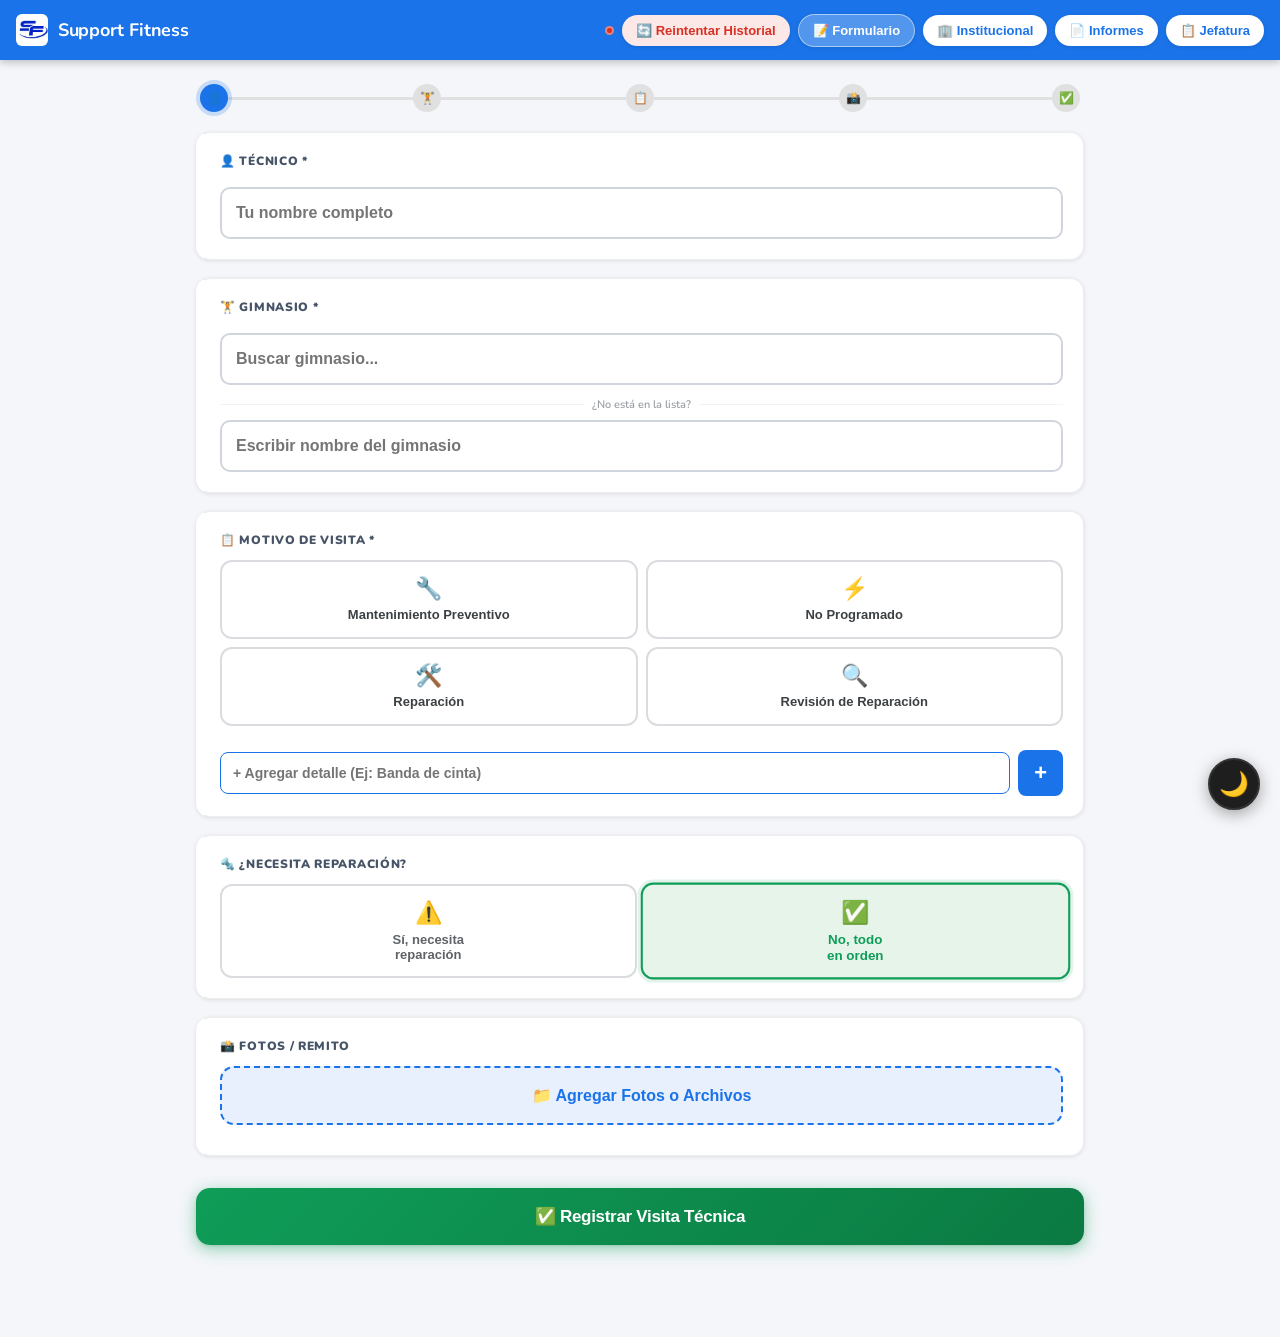
<file: www/index.html>
<!DOCTYPE html>
<html lang="es">
<head>
    <meta charset="UTF-8">
    <meta name="viewport" content="width=device-width, initial-scale=1.0, viewport-fit=cover">
    <meta name="theme-color" content="#1a73e8">
    <meta name="mobile-web-app-capable" content="yes">
    <meta name="apple-mobile-web-app-capable" content="yes">
    <meta name="apple-mobile-web-app-status-bar-style" content="default">
    <title>Visitas Técnicas - Support Fitness</title>
    <link rel="icon" href="assets/logo.jpeg">
    <script src="/www/Informes/inf-config.js"></script>   <!-- o la ruta relativa correcta -->
    <link rel="stylesheet" href="style.css">
    <script src="nav.js"></script>
    <script src="app.js" defer></script>
    <style>
        /* ─── MEJORAS TÉCNICO EN CAMPO ─────────────────────────────── */

        /* Nombre técnico recordado: chip compacto en la parte superior */
        #chip-tecnico {
            display: none;
            align-items: center;
            gap: 8px;
            background: #e8f0fe;
            border: 1.5px solid #aecbfa;
            border-radius: 30px;
            padding: 8px 14px 8px 10px;
            margin-bottom: 18px;
            font-weight: 800;
            font-size: 14px;
            color: #1a73e8;
            cursor: pointer;
            transition: all 0.2s;
            animation: fadeUp 0.4s ease both;
        }
        #chip-tecnico:active { background: #d2e3fc; }
        #chip-tecnico .chip-avatar {
            width: 32px; height: 32px;
            background: #1a73e8; color: white;
            border-radius: 50%;
            display: flex; align-items: center; justify-content: center;
            font-size: 14px; font-weight: 900; flex-shrink: 0;
        }
        #chip-tecnico .chip-cambiar {
            margin-left: auto;
            font-size: 11px;
            color: #5f6368;
            font-weight: 600;
        }
        body.dark-mode #chip-tecnico {
            background: rgba(96,165,250,0.12);
            border-color: rgba(96,165,250,0.3);
            color: #60a5fa;
        }
        body.dark-mode #chip-tecnico .chip-avatar { background: #1e3a8a; color: #60a5fa; }

        /* Botones rápidos de motivo */
        .motivos-rapidos {
            display: grid;
            grid-template-columns: 1fr 1fr;
            gap: 8px;
            margin-bottom: 14px;
        }
        .btn-motivo-rapido {
            display: flex;
            flex-direction: column;
            align-items: center;
            justify-content: center;
            gap: 5px;
            padding: 14px 10px;
            border: 2px solid #dadce0;
            border-radius: 12px;
            background: white;
            font-weight: 700;
            font-size: 13px;
            color: #3c4043;
            cursor: pointer;
            transition: all 0.2s cubic-bezier(0.34,1.56,0.64,1);
            text-align: center;
            line-height: 1.2;
            min-height: 72px;
            -webkit-tap-highlight-color: transparent;
        }
        .btn-motivo-rapido .motivo-icon { font-size: 22px; }
        .btn-motivo-rapido.seleccionado {
            border-color: #1a73e8;
            background: #e8f0fe;
            color: #1a73e8;
            box-shadow: 0 0 0 3px rgba(26,115,232,0.15);
            transform: scale(1.03);
        }
        .btn-motivo-rapido:active { transform: scale(0.96); }
        body.dark-mode .btn-motivo-rapido {
            background: #1e2435;
            border-color: rgba(255,255,255,0.1);
            color: #94a3b8;
        }
        body.dark-mode .btn-motivo-rapido.seleccionado {
            background: rgba(96,165,250,0.15);
            border-color: #60a5fa;
            color: #60a5fa;
        }

        /* Tags de motivos adicionales */
        .motivo-tag {
            display: inline-flex;
            align-items: center;
            gap: 6px;
            background: #e8f0fe;
            color: #1a73e8;
            border: 1.5px solid #aecbfa;
            border-radius: 20px;
            padding: 6px 12px;
            font-size: 13px;
            font-weight: 700;
            cursor: pointer;
            transition: all 0.2s;
            animation: fadeUp 0.2s ease both;
        }
        .motivo-tag:active { transform: scale(0.95); }
        .motivo-tag .tag-del {
            font-size: 14px;
            font-weight: 900;
            color: #d93025;
            margin-left: 2px;
        }
        body.dark-mode .motivo-tag {
            background: rgba(96,165,250,0.12);
            border-color: rgba(96,165,250,0.3);
            color: #60a5fa;
        }

        /* Preview de imágenes al subir */
        .fotos-grid {
            display: flex;
            flex-wrap: wrap;
            gap: 8px;
            margin-top: 10px;
        }
        .foto-thumb {
            position: relative;
            width: 76px; height: 76px;
            border-radius: 10px;
            overflow: hidden;
            border: 2px solid #1a73e8;
            cursor: pointer;
            transition: transform 0.2s;
            animation: fadeUp 0.3s ease both;
            background: #f1f3f4;
        }
        .foto-thumb:active { transform: scale(0.94); }
        .foto-thumb img { width: 100%; height: 100%; object-fit: cover; }
        .foto-thumb .foto-del {
            position: absolute; top: 3px; right: 3px;
            width: 20px; height: 20px;
            background: rgba(217,48,37,0.9);
            color: white; border: none; border-radius: 50%;
            font-size: 11px; font-weight: 900; cursor: pointer;
            display: flex; align-items: center; justify-content: center;
            line-height: 1;
        }
        .foto-pdf {
            width: 76px; height: 76px;
            border-radius: 10px;
            border: 2px solid #1a73e8;
            background: #e8f0fe;
            display: flex; flex-direction: column;
            align-items: center; justify-content: center;
            font-size: 10px; color: #1a73e8; font-weight: 800;
            text-align: center; padding: 4px;
            gap: 3px; cursor: pointer;
            animation: fadeUp 0.3s ease both;
        }
        .foto-pdf .pdf-icon { font-size: 24px; }

        /* Botón enviar mejorado */
        #btnEnviar {
            position: relative;
            overflow: hidden;
        }
        #btnEnviar::after {
            content: '';
            position: absolute;
            inset: 0;
            background: linear-gradient(135deg, rgba(255,255,255,0.15) 0%, transparent 50%);
            pointer-events: none;
        }

        /* Progress steps */
        .form-progress {
            display: flex;
            align-items: center;
            gap: 0;
            margin-bottom: 20px;
            padding: 0 4px;
        }
        .step-dot {
            width: 28px; height: 28px;
            border-radius: 50%;
            background: #e0e0e0;
            color: #999;
            display: flex; align-items: center; justify-content: center;
            font-size: 12px; font-weight: 800;
            flex-shrink: 0;
            transition: all 0.3s;
            position: relative;
            z-index: 1;
        }
        .step-dot.done   { background: #0f9d58; color: white; }
        .step-dot.active { background: #1a73e8; color: white; box-shadow: 0 0 0 4px rgba(26,115,232,0.2); }
        .step-line {
            flex: 1; height: 3px;
            background: #e0e0e0;
            transition: background 0.3s;
        }
        .step-line.done { background: #0f9d58; }
        body.dark-mode .step-dot { background: #1e2435; color: #4a5578; }
        body.dark-mode .step-line { background: #1e2435; }
        body.dark-mode .step-dot.done { background: #134e31; color: #4ade80; }
        body.dark-mode .step-dot.active { background: #1e3a8a; color: #60a5fa; box-shadow: 0 0 0 4px rgba(96,165,250,0.2); }
        body.dark-mode .step-line.done { background: #134e31; }

        /* Reparación tipo card visual */
        .rep-opciones {
            display: flex;
            gap: 10px;
            margin-top: 8px;
        }
        .rep-card {
            flex: 1;
            display: flex;
            flex-direction: column;
            align-items: center;
            gap: 6px;
            padding: 14px 10px;
            border: 2px solid #dadce0;
            border-radius: 12px;
            background: white;
            font-size: 13px;
            font-weight: 700;
            color: #5f6368;
            cursor: pointer;
            transition: all 0.2s cubic-bezier(0.34,1.56,0.64,1);
            text-align: center;
            min-height: 72px;
            -webkit-tap-highlight-color: transparent;
        }
        .rep-card .rep-icon { font-size: 22px; }
        .rep-card.seleccionada-si {
            border-color: #d93025;
            background: #fce8e6;
            color: #d93025;
            box-shadow: 0 0 0 3px rgba(217,48,37,0.12);
            transform: scale(1.03);
        }
        .rep-card.seleccionada-no {
            border-color: #0f9d58;
            background: #e6f4ea;
            color: #0f9d58;
            box-shadow: 0 0 0 3px rgba(15,157,88,0.12);
            transform: scale(1.03);
        }
        .rep-card:active { transform: scale(0.96); }
        body.dark-mode .rep-card {
            background: #1e2435;
            border-color: rgba(255,255,255,0.1);
            color: #94a3b8;
        }
        body.dark-mode .rep-card.seleccionada-si {
            background: rgba(217,48,37,0.12);
            border-color: #f87171;
            color: #f87171;
        }
        body.dark-mode .rep-card.seleccionada-no {
            background: rgba(15,157,88,0.12);
            border-color: #4ade80;
            color: #4ade80;
        }

        /* Tapizado card */
        .tap-opciones {
            display: flex;
            gap: 10px;
            margin-top: 8px;
        }
        .tap-card {
            flex: 1;
            padding: 12px;
            border: 2px solid #dadce0;
            border-radius: 10px;
            background: white;
            font-size: 13px;
            font-weight: 700;
            color: #5f6368;
            cursor: pointer;
            text-align: center;
            transition: all 0.2s;
            -webkit-tap-highlight-color: transparent;
        }
        .tap-card.activo {
            border-color: #f59e0b;
            background: #fffbeb;
            color: #b45309;
        }
        body.dark-mode .tap-card { background: #1e2435; border-color: rgba(255,255,255,0.1); color: #94a3b8; }
        body.dark-mode .tap-card.activo { background: rgba(245,158,11,0.12); border-color: #f59e0b; color: #f59e0b; }

        /* Status mejorado */
        #status.status.mostrar {
            display: flex;
            align-items: center;
            gap: 12px;
            padding: 16px 18px;
            border-radius: 14px;
            font-size: 15px;
            font-weight: 700;
            margin-top: 16px;
        }
        #status.status.mostrar.cargando { animation: pulse-border 1.5s infinite; }
        @keyframes pulse-border {
            0%,100% { box-shadow: 0 0 0 0 rgba(26,115,232,0.2); }
            50% { box-shadow: 0 0 0 6px rgba(26,115,232,0); }
        }
        #status.status.mostrar.exito { animation: bounceIn 0.5s cubic-bezier(0.34,1.56,0.64,1); }
        @keyframes bounceIn {
            from { transform: scale(0.8); opacity:0; }
            to   { transform: scale(1); opacity:1; }
        }

        /* Card mejorada para técnico */
        .card-tecnico-wrap { position: relative; }
        .tecnico-saved-hint {
            position: absolute;
            top: 18px; right: 18px;
            font-size: 11px; font-weight: 700;
            color: #0f9d58;
            background: #e6f4ea;
            padding: 2px 8px;
            border-radius: 10px;
        }
    </style>
</head>
<body>

    <!-- ===== FORMULARIO TÉCNICOS ===== -->
    <main class="layout-principal vista" id="vista-formulario">
        <div class="container">

            <!-- Botón historial anual (solo mobile, se activa cuando carga) -->
            <button id="btn-historial-movil"
                    style="display:none; width:100%; margin-bottom:14px; padding:14px; font-size:14px;
                           font-weight:800; border-radius:12px; border:none; cursor:pointer;
                           background:#e8f0fe; color:#1a73e8; transition:all 0.3s;"
                    disabled>
                ⏳ Cargando historial...
            </button>
            <div class="form-progress" id="form-progress" style="margin-top:6px;">
                <div class="step-dot active" id="step-1" title="Técnico">👤</div>
                <div class="step-line" id="line-1"></div>
                <div class="step-dot" id="step-2" title="Gimnasio">🏋️</div>
                <div class="step-line" id="line-2"></div>
                <div class="step-dot" id="step-3" title="Motivo">📋</div>
                <div class="step-line" id="line-3"></div>
                <div class="step-dot" id="step-4" title="Fotos">📸</div>
                <div class="step-line" id="line-4"></div>
                <div class="step-dot" id="step-5" title="Enviar">✅</div>
            </div>

            <!-- Chip técnico (se muestra cuando ya hay nombre guardado) -->
            <div id="chip-tecnico" onclick="editarTecnico()">
                <div class="chip-avatar" id="chip-avatar">?</div>
                <div>
                    <div style="font-size:11px; color:#5f6368; font-weight:600; margin-bottom:1px;">Técnico registrado</div>
                    <div id="chip-nombre" style="font-size:14px;">—</div>
                </div>
                <span class="chip-cambiar">Cambiar ✏️</span>
            </div>

            <form id="visitaForm" onsubmit="return false;">

                <!-- ─── PASO 1: TÉCNICO ─── -->
                <div class="card card-tecnico-wrap" id="card-tecnico" style="margin-bottom:18px;">
                    <h3>👤 Técnico *</h3>
                    <div id="tecnico-saved-hint" class="tecnico-saved-hint" style="display:none;">✅ Guardado</div>
                    <input type="text" id="tecnico" placeholder="Tu nombre completo"
                           required autocomplete="name"
                           oninput="actualizarProgress()" onblur="guardarTecnicoRapido()">
                </div>

                <!-- ─── PASO 2: GIMNASIO ─── -->
                <div class="card" id="card-gimnasio" style="margin-bottom:18px;">
                    <h3>🏋️ Gimnasio *</h3>
                    <div class="buscador-container">
                        <div id="ghost"></div>
                        <input type="text" id="buscador"
                               placeholder="Buscar gimnasio..."
                               oninput="filtrar(); actualizarProgress()"
                               onfocus="filtrar()"
                               onblur="setTimeout(()=>_verificarRemitoGym(this.value.trim()), 200)"
                               autocomplete="off"
                               inputmode="search">
                    </div>
                    <div id="lista"></div>
                    <div style="display:flex; align-items:center; gap:8px; margin-top:12px;">
                        <div style="flex:1; height:1px; background:#f1f3f4;"></div>
                        <span style="font-size:11px; color:#9aa0a6; font-weight:600; white-space:nowrap;">¿No está en la lista?</span>
                        <div style="flex:1; height:1px; background:#f1f3f4;"></div>
                    </div>
                    <input type="text" id="otroGimnasio"
                           placeholder="Escribir nombre del gimnasio"
                           style="margin-top:8px;"
                           oninput="actualizarProgress()">
                </div>

                <!-- ─── PASO 3: MOTIVO ─── -->
                <div class="card" id="card-motivo" style="margin-bottom:18px;">
                    <h3>📋 Motivo de Visita *</h3>

                    <!-- Botones rápidos visuales -->
                    <div class="motivos-rapidos">
                        <button type="button" class="btn-motivo-rapido"
                                data-valor="Preventivo"
                                onclick="toggleMotivoRapido(this)">
                            <span class="motivo-icon">🔧</span>
                            Mantenimiento Preventivo
                            <input type="checkbox" value="Preventivo" class="motivo" style="display:none;">
                        </button>
                        <button type="button" class="btn-motivo-rapido"
                                data-valor="No Programado"
                                onclick="toggleMotivoRapido(this)">
                            <span class="motivo-icon">⚡</span>
                            No Programado
                            <input type="checkbox" value="No Programado" class="motivo" style="display:none;">
                        </button>
                        <button type="button" class="btn-motivo-rapido"
                                data-valor="Reparación"
                                onclick="toggleMotivoRapido(this)">
                            <span class="motivo-icon">🛠️</span>
                            Reparación
                            <input type="checkbox" value="Reparación" class="motivo" style="display:none;">
                        </button>
                        <button type="button" class="btn-motivo-rapido"
                                data-valor="Revisión de Reparación"
                                onclick="toggleMotivoRapido(this)">
                            <span class="motivo-icon">🔍</span>
                            Revisión de Reparación
                            <input type="checkbox" value="Revisión de Reparación" class="motivo" style="display:none;">
                        </button>
                    </div>

                    <!-- Tags de otros motivos -->
                    <div id="contenedor-otros-motivos"
                         style="display:flex; flex-wrap:wrap; gap:6px; margin-bottom:10px; margin-top:4px;"></div>

                    <!-- Input para agregar más -->
                    <div style="display:flex; gap:8px; align-items:center;">
                        <input type="text" id="input-otro-motivo"
                               placeholder="+ Agregar detalle (Ej: Banda de cinta)"
                               style="flex:1; margin-top:0; padding:12px; border:1.5px solid #1a73e8; border-radius:8px; font-size:14px;"
                               onkeydown="if(event.key==='Enter'){event.preventDefault();agregarOtroMotivo();}">
                        <button type="button" onclick="agregarOtroMotivo()"
                                style="background:#1a73e8; color:white; border:none; border-radius:8px;
                                       padding:0 16px; height:46px; font-weight:900; font-size:22px; cursor:pointer;
                                       transition:all 0.2s; flex-shrink:0;">+</button>
                    </div>
                    <input type="hidden" id="otroMotivo" value="">
                </div>

                <!-- ─── PASO 4: REPARACIÓN / TAPIZADO ─── -->
                <div class="card" id="card-reparacion" style="margin-bottom:18px;">
                    <h3>🔩 ¿Necesita Reparación?</h3>
                    <div class="rep-opciones">
                        <button type="button" class="rep-card" id="rep-si"
                                onclick="seleccionarReparacion('Si')">
                            <span class="rep-icon">⚠️</span>
                            Sí, necesita<br>reparación
                            <input type="radio" name="reparacion" value="Si" style="display:none;">
                        </button>
                        <button type="button" class="rep-card seleccionada-no" id="rep-no"
                                onclick="seleccionarReparacion('No')">
                            <span class="rep-icon">✅</span>
                            No, todo<br>en orden
                            <input type="radio" name="reparacion" value="No" checked style="display:none;">
                        </button>
                    </div>

                    <!-- Tapizado (se muestra si Sí) -->
                    <div id="box-tapizado" style="display:none; margin-top:14px; padding-top:14px; border-top:1px dashed #dadce0;">
                        <h3 style="color:#f59e0b;">🪡 ¿Necesita Tapizado?</h3>
                        <div class="tap-opciones">
                            <button type="button" class="tap-card" id="tap-si"
                                    onclick="seleccionarTapizado('Si')">
                                🪡 Sí, tapizado
                                <input type="radio" name="tapizado" value="Si" style="display:none;">
                            </button>
                            <button type="button" class="tap-card activo" id="tap-no"
                                    onclick="seleccionarTapizado('No')">
                                ✅ No necesita
                                <input type="radio" name="tapizado" value="No" checked style="display:none;">
                            </button>
                        </div>
                    </div>
                </div>

                <!-- ─── PASO 5: FOTOS ─── -->
                <div class="card" id="card-archivo" style="margin-bottom:18px;">
                    <h3>📸 Fotos / Remito</h3>
                    <input type="file" id="archivo-oculto" multiple accept="image/*,.pdf" style="display:none;">

                    <!-- Zona de drop / botón -->
                    <button type="button" class="btn-archivo"
                            onclick="document.getElementById('archivo-oculto').click()"
                            id="btn-agregar-fotos">
                        📁 Agregar Fotos o Archivos
                    </button>

                    <!-- Preview grid -->
                    <div class="fotos-grid" id="lista-archivos"></div>
                </div>

                <!-- BOTÓN ENVIAR -->
                <button type="button" id="btnEnviar" class="btn-submit" onclick="validarYEnviar()"
                        style="font-size:17px; padding:18px; border-radius:14px; letter-spacing:-0.3px;">
                    ✅ Registrar Visita Técnica
                </button>

            </form>

            <div id="status" class="status"></div>
        </div>
    </main>

    <!-- ===== MODAL HISTORIAL ANUAL ===== -->
    <div id="modalRegistro" class="modal-overlay">
        <div class="modal-content">
            <div class="modal-header">
                <button class="cal-nav-btn" id="btn-prev" onclick="cambiarAño(-1)">◀</button>
                <h2 id="modal-titulo" style="margin:0; font-size:20px; color:#1a73e8;">PERIODO</h2>
                <button class="cal-nav-btn" id="btn-next" onclick="cambiarAño(1)">▶</button>
                <span class="close-btn" onclick="cerrarRegistro()"
                      style="position:relative; top:0; right:0; margin-left:auto;">&times;</span>
            </div>
            <div id="contenido-registro"></div>
        </div>
    </div>

    <!-- ===== MODALES GENÉRICOS ===== -->
    <div id="modalActualizacion" class="modal-sistema">
        <div class="modal-sistema-box">
            <div class="modal-sistema-titulo" style="color:#1a73e8;">💡 Actualización Disponible</div>
            <div class="modal-sistema-msg">Hay una nueva versión con mejoras. ¿Querés descargarla ahora?</div>
            <div class="modal-sistema-btns">
                <button onclick="document.getElementById('modalActualizacion').style.display='none'"
                        class="btn-modal-secundario">Ahora no</button>
                <a id="linkDescargaApk" href="#" class="btn-modal-primario">⬇️ Actualizar</a>
            </div>
        </div>
    </div>

    <div id="modalConfirmacion" class="modal-sistema">
        <div class="modal-sistema-box">
            <div class="modal-sistema-titulo" style="color:#d93025;">⚠️ Confirmación</div>
            <div class="modal-sistema-msg" id="msg-confirmacion"></div>
            <div class="modal-sistema-btns">
                <button onclick="cerrarConfirmacion(false)" class="btn-modal-secundario">Cancelar</button>
                <button onclick="cerrarConfirmacion(true)" class="btn-modal-peligro">¡Sí, seguro!</button>
            </div>
        </div>
    </div>

    <div id="modalAlerta" class="modal-sistema">
        <div class="modal-sistema-box">
            <div class="modal-sistema-titulo" style="color:#1a73e8;">ℹ️ Aviso</div>
            <div class="modal-sistema-msg" id="msg-alerta"></div>
            <div class="modal-sistema-btns">
                <button onclick="cerrarAlerta()"
                        class="btn-modal-primario">Entendido</button>
            </div>
        </div>
    </div>

    <button class="btn-flotante-dark" id="btn-dark-mode" onclick="NavBar.toggleDarkMode()" title="Modo Oscuro">🌙</button>

    <script>
        // ── Indicador online/offline ──
        function actualizarDotConexion() {
            const dot = document.getElementById('nav-dot');
            if (dot) dot.classList.toggle('offline', !navigator.onLine);
        }
        window.addEventListener('online',  actualizarDotConexion);
        window.addEventListener('offline', actualizarDotConexion);
        actualizarDotConexion();

        // ── Badge pendientes ──
        function actualizarBadgePendientes(cantidad) {
            const badge = document.getElementById('badge-pendientes');
            if (!badge) return;
            if (cantidad > 0) { badge.textContent = cantidad + ' pendiente(s)'; badge.classList.add('visible'); }
            else { badge.classList.remove('visible'); }
        }

        // ── Progress steps — máquina de estados limpia ──
        function actualizarProgress() {
            const tecnico = (document.getElementById('tecnico')?.value || '').trim();
            const gym     = (document.getElementById('buscador')?.value || '').trim() ||
                            (document.getElementById('otroGimnasio')?.value || '').trim();
            const motivo  = document.querySelectorAll('.motivo:checked').length > 0 ||
                            (document.getElementById('otroMotivo')?.value || '').trim() !== '';
            const fotos   = (window.archivosSeleccionados || []).length > 0;

            // Estado de cada paso: 0=inactivo, 1=activo(actual), 2=hecho
            const pasos = [
                tecnico ? 2 : 1,                          // paso 1: técnico
                tecnico ? (gym ? 2 : 1)  : 0,             // paso 2: gimnasio
                gym     ? (motivo ? 2 : 1) : 0,           // paso 3: motivo
                motivo  ? (fotos ? 2 : 1) : 0,            // paso 4: fotos
                (tecnico && gym && motivo) ? 1 : 0,       // paso 5: enviar
            ];

            pasos.forEach((estado, i) => {
                const dot  = document.getElementById('step-' + (i + 1));
                const line = document.getElementById('line-' + (i + 1));
                if (!dot) return;
                dot.classList.remove('done', 'active');
                if (estado === 2) dot.classList.add('done');
                if (estado === 1) dot.classList.add('active');
                if (line) { line.classList.toggle('done', estado === 2); }
            });
        }

        // ── Técnico: guardar rápido ──
        function guardarTecnicoRapido() {
            const val = document.getElementById('tecnico').value.trim();
            if (val) {
                localStorage.setItem("tecnico", val);
                document.getElementById('tecnico-saved-hint').style.display = 'block';
                setTimeout(() => {
                    document.getElementById('tecnico-saved-hint').style.display = 'none';
                }, 2000);
                mostrarChipTecnico(val);
            }
        }

        function mostrarChipTecnico(nombre) {
            const chip = document.getElementById('chip-tecnico');
            const cardTec = document.getElementById('card-tecnico');
            if (!nombre) return;
            document.getElementById('chip-nombre').innerText = nombre;
            document.getElementById('chip-avatar').innerText = nombre.charAt(0).toUpperCase();
            chip.style.display = 'flex';
            cardTec.style.display = 'none';
        }

        function editarTecnico() {
            document.getElementById('chip-tecnico').style.display = 'none';
            document.getElementById('card-tecnico').style.display = 'block';
            document.getElementById('tecnico').focus();
        }

        // ── Reparación visual ──
        function seleccionarReparacion(val) {
            const repSi = document.getElementById('rep-si');
            const repNo = document.getElementById('rep-no');
            const box = document.getElementById('box-tapizado');
            if (val === 'Si') {
                repSi.classList.add('seleccionada-si');
                repNo.classList.remove('seleccionada-no');
                repSi.querySelector('input').checked = true;
                box.style.display = 'block';
                box.style.animation = 'fadeUp 0.3s ease both';
            } else {
                repNo.classList.add('seleccionada-no');
                repSi.classList.remove('seleccionada-si');
                repNo.querySelector('input').checked = true;
                box.style.display = 'none';
                document.getElementById('tap-no').classList.add('activo');
                document.getElementById('tap-si').classList.remove('activo');
                document.querySelector('input[name="tapizado"][value="No"]').checked = true;
            }
        }

        function seleccionarTapizado(val) {
            const tapSi = document.getElementById('tap-si');
            const tapNo = document.getElementById('tap-no');
            if (val === 'Si') {
                tapSi.classList.add('activo');
                tapNo.classList.remove('activo');
                tapSi.querySelector('input').checked = true;
            } else {
                tapNo.classList.add('activo');
                tapSi.classList.remove('activo');
                tapNo.querySelector('input').checked = true;
            }
        }

        // ── Toggle motivo rápido ──
        function toggleMotivoRapido(btn) {
            const estaActivo = btn.classList.contains('seleccionado');
            btn.classList.toggle('seleccionado');
            const chk = btn.querySelector('input[type="checkbox"]');
            if (chk) chk.checked = !estaActivo;
            actualizarProgress();
        }

        // ── Foto preview ──
        document.addEventListener('DOMContentLoaded', () => {
            // Restaurar borrador
            try {
                const b = JSON.parse(localStorage.getItem('borrador_visita') || 'null');
                if (b) {
                    if (b.tecnico && !document.getElementById('tecnico').value)
                        document.getElementById('tecnico').value = b.tecnico;
                    if (b.otroGim) document.getElementById('otroGimnasio').value = b.otroGim;
                    if (b.otroMotivo) document.getElementById('otroMotivo').value = b.otroMotivo;
                }
            } catch(e) {}

            // Mostrar chip si hay técnico guardado
            const savedTec = localStorage.getItem("tecnico");
            if (savedTec) {
                document.getElementById('tecnico').value = savedTec;
                mostrarChipTecnico(savedTec);
            }

            actualizarProgress();
        });

        // ── Foto preview handler (reemplaza renderizarArchivos en app.js) ──
        window._renderizarFotos = function(archivos) {
            const grid = document.getElementById('lista-archivos');
            if (!grid) return;
            grid.innerHTML = '';
            archivos.forEach((archivo, i) => {
                if (archivo.type.startsWith('image/')) {
                    const reader = new FileReader();
                    reader.onload = (e) => {
                        const div = document.createElement('div');
                        div.className = 'foto-thumb';
                        div.innerHTML = `
                            <img src="${e.target.result}" alt="${archivo.name}">
                            <button class="foto-del" onclick="eliminarArchivo(${i})" title="Quitar">✕</button>
                        `;
                        grid.appendChild(div);
                    };
                    reader.readAsDataURL(archivo);
                } else {
                    // PDF u otro
                    const div = document.createElement('div');
                    div.className = 'foto-pdf';
                    div.innerHTML = `<span class="pdf-icon">📄</span><span>${archivo.name.slice(0,14)}</span>`;
                    div.onclick = () => eliminarArchivo(i);
                    div.title = 'Tocar para quitar: ' + archivo.name;
                    grid.appendChild(div);
                }
            });
            // Mostrar count en botón
            const btnFotos = document.getElementById('btn-agregar-fotos');
            if (btnFotos) {
                btnFotos.innerText = archivos.length > 0
                    ? `📸 ${archivos.length} foto(s) — agregar más`
                    : '📁 Agregar Fotos o Archivos';
            }
        };
    </script>

    <!-- Service Worker — carga instantánea en visitas repetidas -->
    <script>
      if ('serviceWorker' in navigator) {
        window.addEventListener('load', () => {
          navigator.serviceWorker.register('/sw.js')
            .catch(err => console.warn('SW no registrado:', err));
        });
      }
    </script>
</body>
</html>
</file>
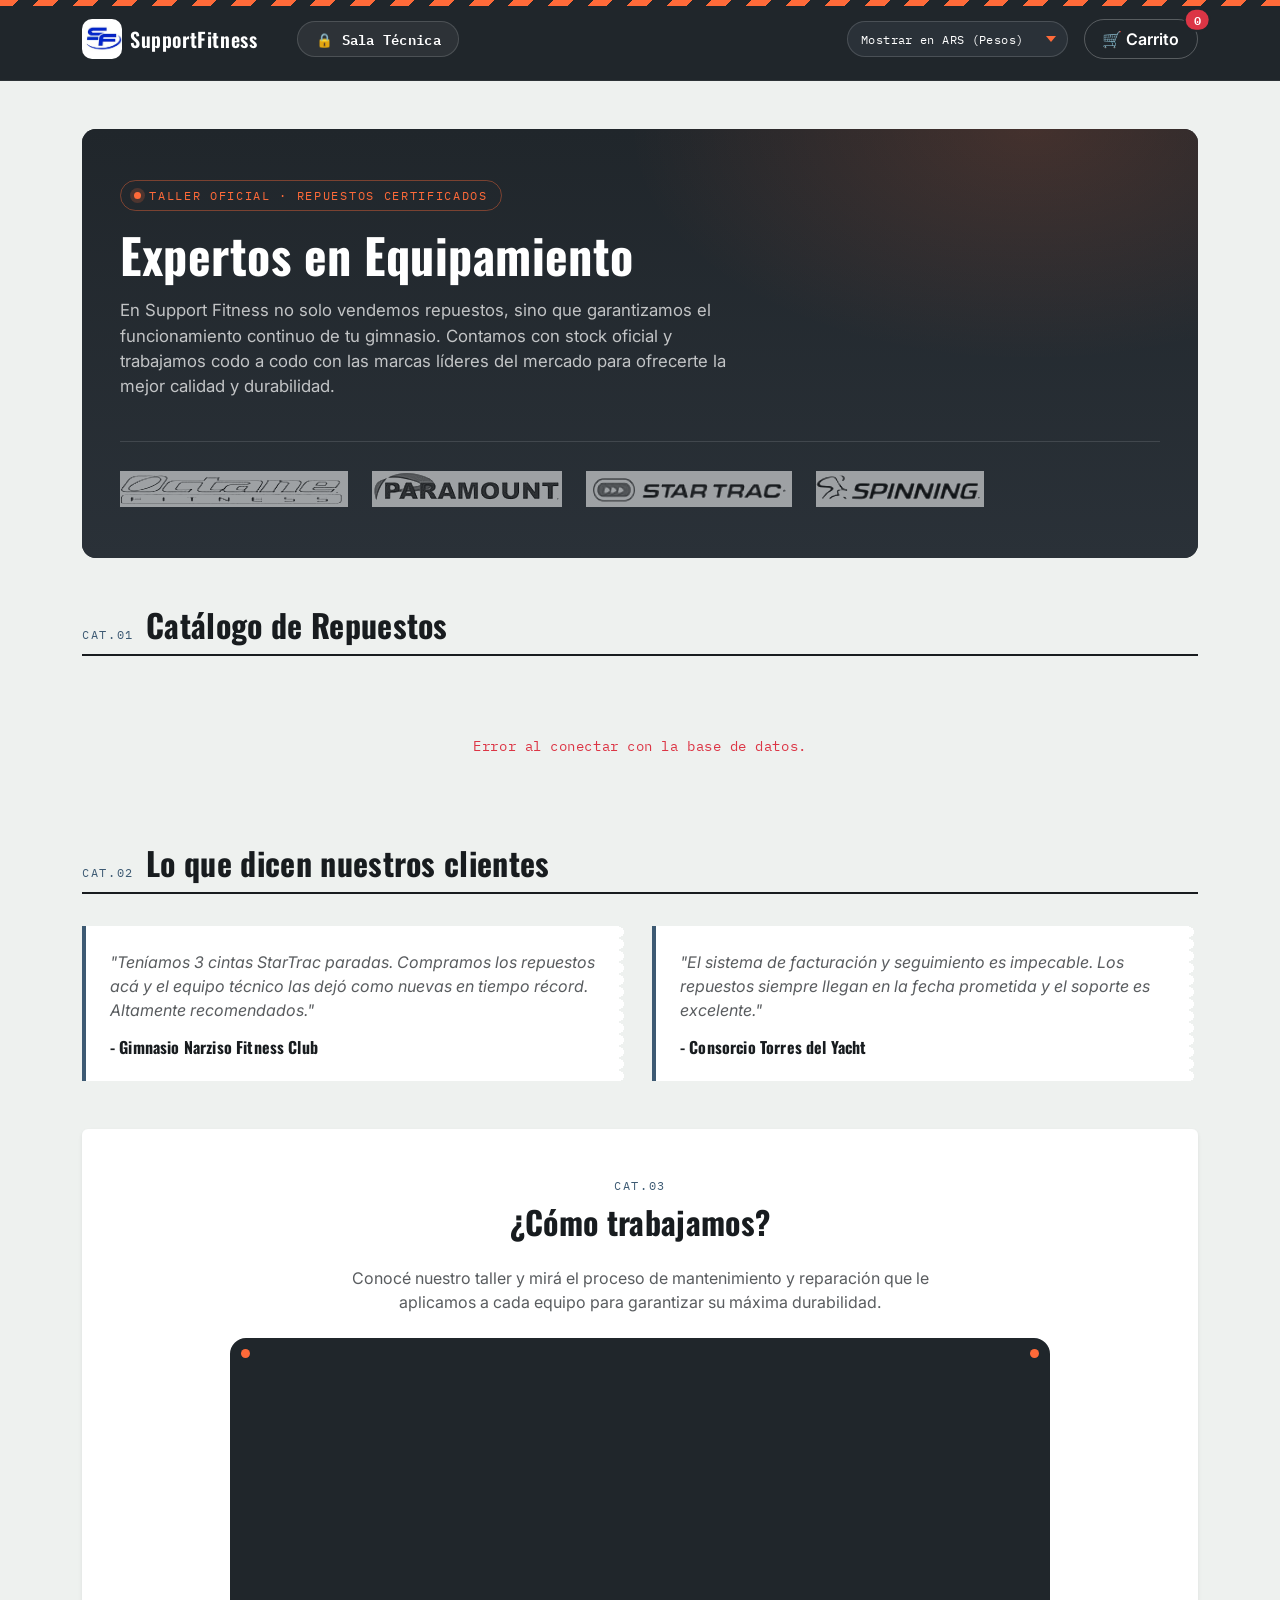
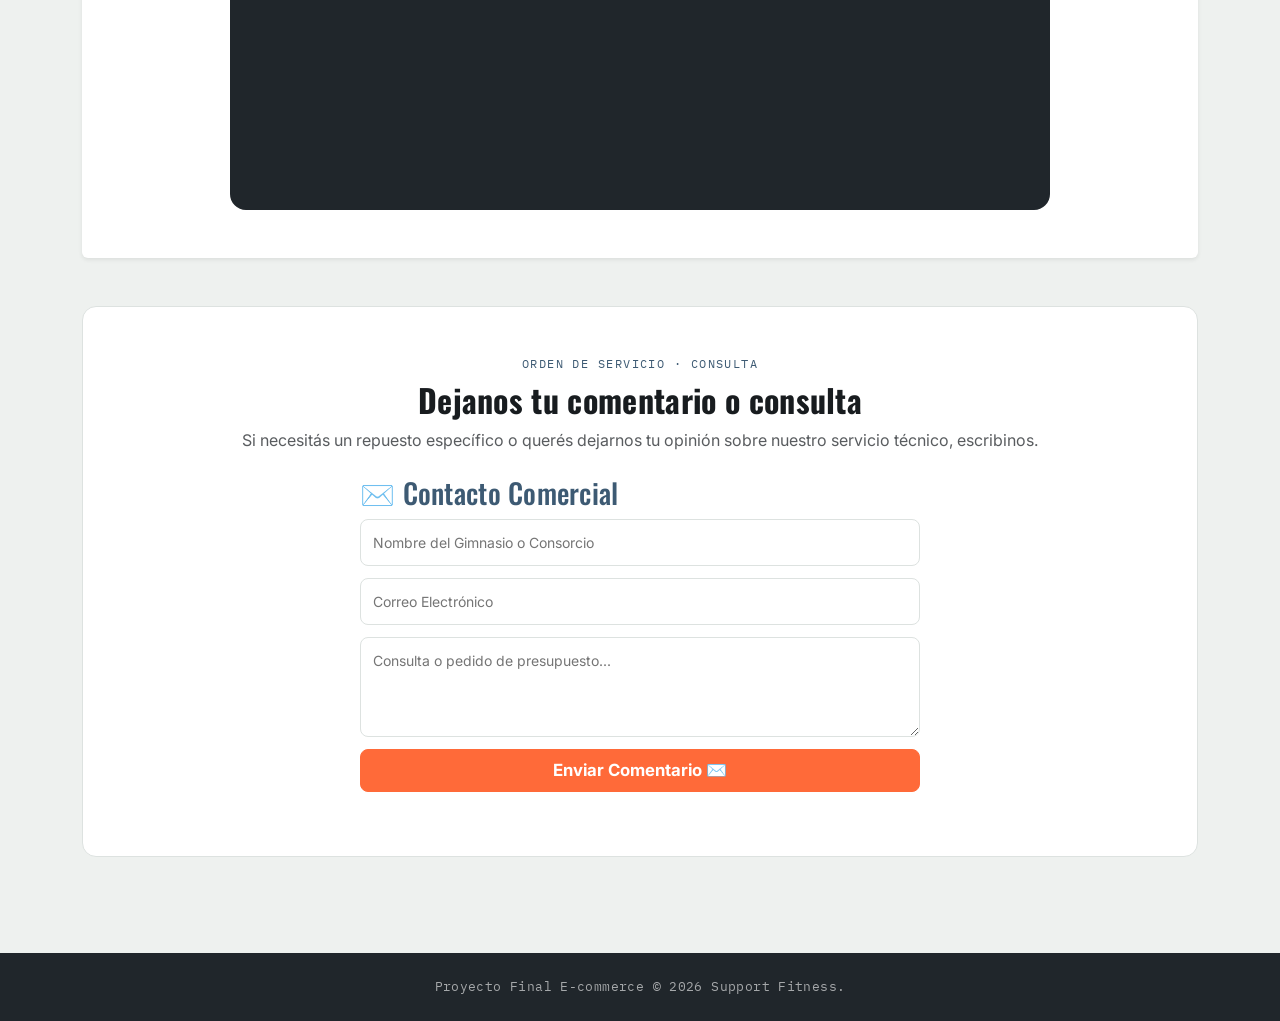
<file: www/Institucional/index.html>
<!DOCTYPE html>
<html lang="es">
<head>
    <meta charset="UTF-8">
    <meta name="viewport" content="width=device-width, initial-scale=1.0">
    <meta name="description" content="Tienda de repuestos oficiales y equipamiento de Support Fitness.">
    <title>Tienda Oficial - Support Fitness</title>
    <link href="https://cdn.jsdelivr.net/npm/bootstrap@5.3.0/dist/css/bootstrap.min.css" rel="stylesheet">
    <link rel="preconnect" href="https://fonts.googleapis.com">
    <link rel="preconnect" href="https://fonts.gstatic.com" crossorigin>
    <link href="https://fonts.googleapis.com/css2?family=Oswald:wght@500;600;700&family=Inter:wght@400;500;600;700&family=IBM+Plex+Mono:wght@500;600&display=swap" rel="stylesheet">
    <style>
        /* =========================================================
           DESIGN TOKENS — "Orden de Servicio" / ficha técnica
           ========================================================= */
        :root{
            --ink:#181c1f;
            --panel:#20262b;
            --panel-2:#2a3138;
            --paper:#eef1ef;
            --card:#ffffff;
            --line:#dde2e0;
            --orange:#ff6a39;
            --orange-dark:#dd4c1c;
            --steel:#3d5a73;
            --steel-light:#7fa0b8;
            --green:#2f7d55;
            --muted:#65706e;
            --radius:14px;
            --font-display:'Oswald', sans-serif;
            --font-body:'Inter', sans-serif;
            --font-data:'IBM Plex Mono', monospace;
        }

        *{ scroll-behavior:smooth; }

        body{
            background-color: var(--paper);
            font-family: var(--font-body);
            color: var(--ink);
        }

        h1,h2,h3,h4,h5,h6{
            font-family: var(--font-display);
            letter-spacing: .01em;
            text-transform: none;
        }

        ::selection{ background: var(--orange); color:#fff; }

        a{ text-decoration:none; }

        @media (prefers-reduced-motion: reduce){
            *{ animation-duration: 0.001ms !important; animation-iteration-count: 1 !important; transition-duration: 0.001ms !important; scroll-behavior:auto !important; }
        }

        /* ---------- Hazard strip (Barra de peligro) ---------- */
        .hazard-strip{
            position: absolute;
            top: 0;
            left: 0;
            right: 0;
            height: 6px;
            width: 100%;
            background: repeating-linear-gradient(-45deg, var(--orange) 0 14px, var(--panel) 14px 28px);
            z-index: 1050;
        }

        /* ---------- Header / Nav ---------- */
        #site-header{
            padding-top: 6px; /* Compensa la barra absoluta superior */
            background: var(--panel);
            border-bottom: 1px solid rgba(255,255,255,.06);
            transition: box-shadow .3s ease, padding .3s ease;
        }
        #site-header.is-scrolled{
            box-shadow: 0 8px 24px rgba(0,0,0,.25);
        }
        #site-header .navbar-brand{
            font-family: var(--font-display);
            font-weight: 600;
            font-size: 1.25rem;
            letter-spacing: .03em;
            color:#fff !important;
        }
        
        /* Botón Sala Técnica unificado con el resto del diseño */
        .nav-link-tech{
            display:inline-flex;
            align-items:center;
            gap:.4rem;
            background: rgba(255, 255, 255, 0.06);
            border: 1px solid rgba(255, 255, 255, 0.15);
            border-radius: 999px;
            color: #fff !important;
            font-family: var(--font-data);
            font-weight:600;
            font-size:.85rem;
            padding: .45rem 1.1rem;
            letter-spacing: .02em;
            transition: all .2s ease;
        }
        .nav-link-tech:hover{
            background: rgba(255, 255, 255, 0.12);
            border-color: rgba(255, 255, 255, 0.3);
            transform: translateY(-1px);
        }

        .currency-select{
            appearance: none;
            -webkit-appearance: none;
            background: var(--panel-2) url('data:image/svg+xml;utf8,<svg xmlns="http://www.w3.org/2000/svg" width="10" height="6"><path d="M0 0l5 6 5-6z" fill="%23ff6a39"/></svg>') no-repeat right .7rem center;
            color: #fff;
            border: 1px solid rgba(255,255,255,.15);
            font-family: var(--font-data);
            font-size: .78rem;
            letter-spacing: .03em;
            padding: .45rem 1.8rem .45rem .8rem !important;
            border-radius: 999px !important;
        }
        .currency-select:focus{
            outline: none;
            box-shadow: 0 0 0 3px rgba(255,106,57,.35);
        }

        .cart-trigger{
            position:relative;
            border: 1px solid rgba(255,255,255,.25) !important;
            color:#fff !important;
            border-radius: 999px !important;
            font-weight:600;
            padding:.45rem 1.1rem !important;
            transition: background .2s ease, transform .15s ease;
        }
        .cart-trigger:hover{ background: rgba(255,255,255,.08) !important; transform: translateY(-1px); }
        #cart-badge{
            font-family: var(--font-data);
            font-weight:600;
            box-shadow: 0 0 0 2px var(--panel);
            animation: badgePulse 2.4s ease-in-out infinite;
        }
        @keyframes badgePulse{
            0%,100%{ transform: translate(-50%,-50%) scale(1); }
            50%{ transform: translate(-50%,-50%) scale(1.12); }
        }

        /* ---------- Hero ---------- */
        .hero-panel{
            position: relative;
            background: var(--panel);
            color:#fff;
            border-radius: var(--radius);
            overflow:hidden;
            padding: 3.2rem 2.4rem;
        }
        .hero-panel::before{
            content:"";
            position:absolute; inset:0;
            background:
                radial-gradient(60% 90% at 85% 0%, rgba(255,106,57,.16), transparent 60%),
                linear-gradient(180deg, var(--panel), var(--panel-2));
            z-index:0;
        }
        .hero-panel > *{ position:relative; z-index:1; }
        .hero-eyebrow{
            display:inline-flex;
            align-items:center;
            gap:.5rem;
            font-family: var(--font-data);
            font-size:.75rem;
            letter-spacing:.14em;
            color: var(--orange);
            text-transform: uppercase;
            border: 1px solid rgba(255,106,57,.4);
            padding: .35rem .8rem;
            border-radius: 999px;
            margin-bottom: 1.1rem;
        }
        .hero-eyebrow::before{
            content:"";
            width:7px; height:7px; border-radius:50%;
            background: var(--orange);
            box-shadow: 0 0 0 4px rgba(255,106,57,.2);
        }
        .hero-title{
            font-weight:700;
            font-size: clamp(2rem, 4vw, 3rem);
            line-height:1.08;
            margin-bottom: 1.1rem;
        }
        .hero-lead{
            color: rgba(255,255,255,.72);
            max-width: 640px;
            font-size: 1.05rem;
        }
        .brand-strip{
            margin-top: 2.6rem;
            padding-top: 1.8rem;
            border-top: 1px solid rgba(255,255,255,.12);
        }
        .brand-strip img{
            filter: grayscale(1) brightness(1.6);
            opacity:.55;
            transition: filter .25s ease, opacity .25s ease, transform .25s ease;
        }
        .brand-strip img:hover{
            filter:none;
            opacity:1;
            transform: translateY(-2px);
        }

        /* ---------- Section headers ---------- */
        .section-eyebrow{
            font-family: var(--font-data);
            font-size:.75rem;
            letter-spacing:.14em;
            text-transform: uppercase;
            color: var(--steel);
        }
        .section-heading{
            display:flex;
            align-items:baseline;
            gap: .75rem;
            border-bottom: 2px solid var(--ink);
            padding-bottom: .6rem;
            margin-bottom: 2rem;
        }
        .section-heading h2{
            font-weight:700;
            margin:0;
        }

        /* ---------- Catálogo / spinner ---------- */
        #loading-productos .spinner-brand{
            width:2.6rem; height:2.6rem;
            color: var(--orange);
        }
        #loading-productos p{
            font-family: var(--font-data);
            font-size:.85rem;
            letter-spacing:.04em;
            color: var(--muted);
        }

        /* ---------- Product "ficha técnica" cards ---------- */
        @keyframes cardIn{
            from{ opacity:0; transform: translateY(14px); }
            to{ opacity:1; transform: translateY(0); }
        }
        #contenedor-productos > div{ animation: cardIn .5s cubic-bezier(.2,.7,.3,1) both; }
        #contenedor-productos > div:nth-child(1){ animation-delay: .02s; }
        #contenedor-productos > div:nth-child(2){ animation-delay: .08s; }
        #contenedor-productos > div:nth-child(3){ animation-delay: .14s; }
        #contenedor-productos > div:nth-child(4){ animation-delay: .2s; }
        #contenedor-productos > div:nth-child(5){ animation-delay: .26s; }
        #contenedor-productos > div:nth-child(6){ animation-delay: .32s; }
        #contenedor-productos > div:nth-child(n+7){ animation-delay: .36s; }

        #contenedor-productos .producto-card{
            border-radius: var(--radius) !important;
            border: 1px solid var(--line) !important;
            background: var(--card);
            position: relative;
            overflow: hidden;
            box-shadow: 0 1px 2px rgba(20,20,20,.04) !important;
            transition: transform .25s ease, box-shadow .25s ease, border-color .25s ease;
        }
        #contenedor-productos .producto-card::before{
            content:"";
            position:absolute; top:0; left:0; right:0;
            height:4px;
            background: linear-gradient(90deg, var(--orange), var(--steel));
            transform: scaleX(0);
            transform-origin: left;
            transition: transform .3s ease;
        }
        #contenedor-productos .producto-card:hover{
            transform: translateY(-6px);
            box-shadow: 0 18px 32px rgba(20,30,35,.14) !important;
            border-color: rgba(255,106,57,.35) !important;
        }
        #contenedor-productos .producto-card:hover::before{ transform: scaleX(1); }
        #contenedor-productos .producto-card:hover .card-img-top{ transform: scale(1.04); }
        #contenedor-productos .card-img-top{
            transition: transform .35s ease;
            background: var(--paper);
        }
        #contenedor-productos .card-title{
            font-family: var(--font-display);
            font-size: 1.05rem;
            letter-spacing: .01em;
        }
        #contenedor-productos .precio-ars{
            font-family: var(--font-data) !important;
            font-size: 1.15rem !important;
            color: var(--green) !important;
        }
        #contenedor-productos .precio-usd{
            font-family: var(--font-data) !important;
            font-size: .8rem !important;
            color: var(--muted) !important;
        }
        #contenedor-productos .iva-badge{
            font-family: var(--font-data) !important;
            background: rgba(61,90,115,.1) !important;
            color: var(--steel) !important;
            border: 1px solid rgba(61,90,115,.25);
            letter-spacing:.02em;
        }
        #contenedor-productos p.text-muted.small.fw-bold{
            font-family: var(--font-data);
            font-size: .75rem !important;
            letter-spacing: .03em;
            color: var(--muted) !important;
            padding: .3rem .55rem;
            background: var(--paper);
            border-radius: 6px;
            display: inline-block;
        }
        #contenedor-productos .btn-primary{
            background: var(--orange) !important;
            border-color: var(--orange) !important;
            border-radius: 8px !important;
            letter-spacing:.01em;
            transition: background .2s ease, transform .15s ease;
        }
        #contenedor-productos .btn-primary:hover{ background: var(--orange-dark) !important; }
        #contenedor-productos .btn-primary:active{ transform: scale(.98); }
        #contenedor-productos .btn-success{
            background: var(--green) !important;
            border-color: var(--green) !important;
        }

        /* ---------- Testimonios estilo "ticket de servicio" ---------- */
        .comentario-card{
            border-left: 4px solid var(--steel);
            background: var(--card);
            position: relative;
        }
        .comentario-card:nth-of-type(2n){ border-left-color: var(--orange); }
        .comentario-card::after{
            content:"";
            position:absolute;
            right: -1px; top:0; bottom:0;
            width: 10px;
            background-image: radial-gradient(circle at 0 6px, transparent 5px, var(--paper) 5px);
            background-size: 10px 12px;
            background-repeat: repeat-y;
        }

        /* ---------- Ventana de inspección (video) ---------- */
        .inspection-frame{
            position: relative;
            border: 3px solid var(--panel);
            border-radius: 16px;
            padding: 10px;
            background: var(--panel);
        }
        .inspection-frame .ratio{ border-radius: 10px; overflow:hidden; }
        .inspection-frame::before,
        .inspection-frame::after{
            content:"";
            position:absolute;
            width:9px; height:9px;
            border-radius:50%;
            background: var(--orange);
            top:8px;
        }
        .inspection-frame::before{ left:8px; }
        .inspection-frame::after{ right:8px; }

        /* ---------- Formulario de contacto = "orden de servicio" ---------- */
        .service-form-wrap{
            background: var(--card);
            border: 1px solid var(--line);
            border-radius: var(--radius);
        }
        .service-form-wrap .service-tag{
            font-family: var(--font-data);
            font-size:.75rem;
            letter-spacing:.12em;
            text-transform: uppercase;
            color: var(--steel);
        }
        .service-form-wrap input,
        .service-form-wrap textarea{
            border: 1.5px solid var(--line) !important;
            border-radius: 8px !important;
            font-family: var(--font-body);
            transition: border-color .2s ease, box-shadow .2s ease;
        }
        .service-form-wrap input:focus,
        .service-form-wrap textarea:focus{
            border-color: var(--orange) !important;
            box-shadow: 0 0 0 3px rgba(255,106,57,.15) !important;
            outline: none;
        }
        .service-form-wrap button[type="submit"]{
            background: var(--orange);
            border-color: var(--orange);
            border-radius: 8px;
            transition: background .2s ease, transform .15s ease;
        }
        .service-form-wrap button[type="submit"]:hover{ background: var(--orange-dark); }
        .service-form-wrap button[type="submit"]:active{ transform: scale(.98); }

        /* ---------- Offcanvas carrito ---------- */
        .offcanvas-header{
            background: var(--panel) !important;
            border-bottom: none !important;
        }
        .offcanvas-header .offcanvas-title{ color:#fff; font-family: var(--font-display); }
        .offcanvas-header .btn-close{ filter: invert(1) brightness(1.6); }
        #carrito-panel{ max-height: 70vh; overflow-y:auto; }
        #carrito-panel .fw-bold.text-truncate{ font-family: var(--font-body); }
        #carrito-panel .text-success.small{
            font-family: var(--font-data);
            color: var(--green) !important;
        }
        #carrito-panel .btn-group .btn{ border-radius: 6px !important; }
        #carrito-panel .btn-light.disabled{
            font-family: var(--font-data);
            background: var(--paper) !important;
        }
        #carrito-total{
            font-family: var(--font-data);
            color: var(--green) !important;
        }

        /* ---------- Modales ---------- */
        #modalCheckout .modal-header{ background: var(--panel) !important; }
        #modalCheckout .modal-title{ font-family: var(--font-display); }
        #modalCheckout .form-control{
            border-radius: 8px;
            border: 1.5px solid var(--line);
        }
        #modalCheckout .form-control:focus{
            border-color: var(--orange);
            box-shadow: 0 0 0 3px rgba(255,106,57,.15);
        }
        #btn-confirmar-pago{
            background: var(--green);
            border-color: var(--green);
            border-radius: 8px;
            transition: transform .15s ease;
        }
        #btn-confirmar-pago:active{ transform: scale(.98); }

        #modalExito .checkmark{
            width: 76px; height:76px;
            border-radius: 50%;
            border: 3px solid var(--green);
            display:flex; align-items:center; justify-content:center;
            margin: 0 auto 1rem;
            animation: stampIn .45s cubic-bezier(.3,1.5,.5,1) both;
        }
        #modalExito .checkmark span{ font-size: 2.1rem; color: var(--green); }
        @keyframes stampIn{
            0%{ opacity:0; transform: scale(.4) rotate(-12deg); }
            100%{ opacity:1; transform: scale(1) rotate(0); }
        }

        /* ---------- Footer ---------- */
        #site-footer{
            background: var(--panel);
        }
        #site-footer p{
            font-family: var(--font-data);
            font-size:.8rem;
            letter-spacing:.03em;
            color: rgba(255,255,255,.6);
        }

        /* ---------- Reveal on scroll (secciones estáticas) ---------- */
        .reveal{
            opacity: 0;
            transform: translateY(18px);
            transition: opacity .6s ease, transform .6s ease;
        }
        .reveal.is-visible{
            opacity: 1;
            transform: translateY(0);
        }
        /* ---------- Corrección del input de contraseña ---------- */
        #input-pass-tecnica {
            background-color: var(--panel-2) !important;
            color: #ffffff !important;
            border: 1.5px solid rgba(255,255,255,.1) !important;
            font-family: var(--font-data);
        }
        #input-pass-tecnica:focus {
            background-color: var(--panel-2) !important;
            color: #ffffff !important;
            border-color: var(--orange) !important;
            box-shadow: 0 0 0 3px rgba(255,106,57,.15) !important;
        }
        #input-pass-tecnica::placeholder {
            color: rgba(255,255,255,0.5) !important;
        }
    </style>
</head>
<body>

    <header id="site-header" class="navbar navbar-expand-lg navbar-dark sticky-top">
        <div class="hazard-strip"></div>
        <div class="container py-2">
            <a class="navbar-brand d-flex align-items-center" href="#">
                <img src="../assets/logo.jpeg" alt="Logo Support Fitness" width="40" height="40" class="me-2" style="border-radius:10px; object-fit:cover;">
                SupportFitness
            </a>

            <button class="navbar-toggler" type="button" data-bs-toggle="collapse" data-bs-target="#navOpciones">
                <span class="navbar-toggler-icon"></span>
            </button>

            <div class="collapse navbar-collapse" id="navOpciones">
                <ul class="navbar-nav me-auto mb-2 mb-lg-0 ms-lg-4 mt-3 mt-lg-0">
                    <li class="nav-item">
                        <a class="nav-link-tech" href="#" onclick="abrirModalAccesoTecnico(event)">🔒 Sala Técnica</a>
                    </li>
                </ul>
                <div class="d-flex align-items-center gap-3">
                    <select id="selector-moneda" class="form-select form-select-sm currency-select" style="width: auto;" onchange="renderizarProductos(); renderizarCarrito();">
                        <option value="ARS">Mostrar en ARS (Pesos)</option>
                        <option value="USD">Mostrar en USD (Dólares)</option>
                    </select>
                    <button class="btn cart-trigger position-relative" data-bs-toggle="offcanvas" data-bs-target="#offcanvasCarrito">
                        🛒 Carrito
                        <span id="cart-badge" class="position-absolute top-0 start-100 translate-middle badge rounded-pill bg-danger">0</span>
                    </button>
                </div>
            </div>
        </div>
    </header>

    <main class="container py-5">

        <section class="mb-5 hero-panel">
            <span class="hero-eyebrow">Taller oficial &middot; repuestos certificados</span>
            <h1 class="hero-title">Expertos en Equipamiento</h1>
            <p class="hero-lead">
                En Support Fitness no solo vendemos repuestos, sino que garantizamos el funcionamiento continuo de tu gimnasio.
                Contamos con stock oficial y trabajamos codo a codo con las marcas líderes del mercado para ofrecerte la mejor calidad y durabilidad.
            </p>
            <div class="brand-strip d-flex flex-wrap gap-4">
                <img src="../assets/Octane.png" alt="Octane" height="36">
                <img src="../assets/Paramount.png" alt="Paramount" height="36">
                <img src="../assets/StarTrac.png" alt="Star Trac" height="36">
                <img src="../assets/Spinning.png" alt="Spinning" height="36">
            </div>
        </section>

        <span id="valor-dolar-display" style="display: none;"></span>

        <section class="mb-5">
            <div class="section-heading">
                <span class="section-eyebrow">Cat.01</span>
                <h2>Catálogo de Repuestos</h2>
            </div>
            <div id="loading-productos" class="text-center py-5">
                <div class="spinner-border spinner-brand" role="status"></div>
                <p class="mt-2">Sincronizando stock en tiempo real...</p>
            </div>
            <div class="row g-4" id="contenedor-productos"></div>
        </section>

        <section class="mb-5 reveal">
            <div class="section-heading">
                <span class="section-eyebrow">Cat.02</span>
                <h2>Lo que dicen nuestros clientes</h2>
            </div>
            <div class="row g-4">
                <div class="col-md-6">
                    <div class="comentario-card h-100 p-4">
                        <p class="fst-italic text-muted">"Teníamos 3 cintas StarTrac paradas. Compramos los repuestos acá y el equipo técnico las dejó como nuevas en tiempo récord. Altamente recomendados."</p>
                        <h6 class="fw-bold mb-0 mt-3">- Gimnasio Narziso Fitness Club</h6>
                    </div>
                </div>
                <div class="col-md-6">
                    <div class="comentario-card h-100 p-4">
                        <p class="fst-italic text-muted">"El sistema de facturación y seguimiento es impecable. Los repuestos siempre llegan en la fecha prometida y el soporte es excelente."</p>
                        <h6 class="fw-bold mb-0 mt-3">- Consorcio Torres del Yacht</h6>
                    </div>
                </div>
            </div>
        </section>

        <section class="mb-5 bg-white p-4 p-md-5 rounded shadow-sm text-center reveal">
            <span class="section-eyebrow d-block mb-2">Cat.03</span>
            <h2 class="fw-bold mb-4">¿Cómo trabajamos?</h2>
            <p class="text-muted mb-4 mx-auto" style="max-width: 640px;">Conocé nuestro taller y mirá el proceso de mantenimiento y reparación que le aplicamos a cada equipo para garantizar su máxima durabilidad.</p>

            <div class="inspection-frame mx-auto" style="max-width: 820px;">
                <div class="ratio ratio-16x9 w-100">
                    <iframe src="https://www.youtube.com/embed/8e2iHuGdpsY" title="Video de presentación" allowfullscreen></iframe>
                </div>
            </div>
        </section>

        <section class="mb-5 service-form-wrap p-4 p-md-5 reveal">
            <div class="text-center mb-4">
                <span class="service-tag d-block mb-2">Orden de servicio &middot; consulta</span>
                <h2 class="fw-bold">Dejanos tu comentario o consulta</h2>
                <p class="text-muted">Si necesitás un repuesto específico o querés dejarnos tu opinión sobre nuestro servicio técnico, escribinos.</p>
            </div>

            <div class="mb-3 mx-auto" style="max-width: 560px;">
                <h3 style="color:var(--steel); margin-top:0; font-family:var(--font-display);">✉️ Contacto Comercial</h3>
                <form id="form-contacto" action="https://formspree.io/f/mlgzwrgq" method="POST"
                      style="display:flex; flex-direction:column; gap:12px; margin-top:10px;">
                    <input type="text" name="nombre" placeholder="Nombre del Gimnasio o Consorcio" required
                           style="padding:12px; font-size:14px;">
                    <input type="email" name="email" placeholder="Correo Electrónico" required
                           style="padding:12px; font-size:14px;">
                    <textarea name="mensaje" placeholder="Consulta o pedido de presupuesto..." required
                              style="padding:12px; min-height:100px; font-family:inherit; font-size:14px; resize:vertical;"></textarea>
                    <div id="status-contacto" class="alert d-none" role="alert"></div>
                    <button type="submit" class="btn text-white w-100 fw-bold py-2" style="font-size: 1.05rem;">
                        Enviar Comentario ✉️
                    </button>
                </form>
            </div>
        </section>
    </main>

    <div class="offcanvas offcanvas-end" tabindex="-1" id="offcanvasCarrito">
        <div class="offcanvas-header border-bottom">
            <h5 class="offcanvas-title fw-bold">Tu Carrito</h5>
            <button type="button" class="btn-close" data-bs-dismiss="offcanvas"></button>
        </div>
        <div class="offcanvas-body d-flex flex-column">
            <div id="carrito-panel" class="flex-grow-1 mb-3"></div>
            <div class="border-top pt-3">
                <div class="d-flex justify-content-between align-items-center mb-3">
                    <span class="fs-5 fw-bold">Total Final:</span>
                    <span class="fs-4 fw-bold" id="carrito-total">$0</span>
                </div>
                <button class="btn w-100 py-2 fw-bold text-white" style="background:var(--orange);" onclick="abrirModalCheckout()">💳 Proceder al Pago</button>
                <button class="btn btn-outline-danger w-100 py-2 mt-2" onclick="vaciarCarrito()">🗑️ Vaciar Carrito</button>
            </div>
        </div>
    </div>

    <div class="modal fade" id="modalCheckout" tabindex="-1" aria-hidden="true">
        <div class="modal-dialog modal-dialog-centered">
            <div class="modal-content">
                <div class="modal-header text-white">
                    <h5 class="modal-title fw-bold">📦 Datos de Envío</h5>
                    <button type="button" class="btn-close btn-close-white" data-bs-dismiss="modal"></button>
                </div>
                <div class="modal-body">
                    <p class="text-muted mb-4">Ingresá tu dirección para calcular la logística. El tiempo estimado de entrega es de <strong>7 días hábiles</strong>.</p>
                    <form id="formCheckout" onsubmit="procesarPago(event)">
                        <div class="mb-3">
                            <label class="form-label fw-bold">Nombre Completo</label>
                            <input type="text" class="form-control" id="check-nombre" required>
                        </div>
                        <div class="mb-3">
                            <label class="form-label fw-bold">Dirección de Entrega</label>
                            <input type="text" class="form-control" id="check-direccion" placeholder="Ej: Av. Libertador 9999, CABA" required>
                        </div>

                        <div id="checkout-alert" class="alert alert-danger d-none mt-3"></div>

                        <button type="submit" class="btn text-white w-100 py-2 fw-bold mt-2" id="btn-confirmar-pago">
                            Confirmar y Comprar
                        </button>
                    </form>
                </div>
            </div>
        </div>
    </div>

    <div class="modal fade" id="modalExito" tabindex="-1" aria-hidden="true">
        <div class="modal-dialog modal-dialog-centered text-center">
            <div class="modal-content">
                <div class="modal-body p-5">
                    <div class="checkmark"><span>✔️</span></div>
                    <h2 class="fw-bold">¡Compra Exitosa!</h2>
                    <p class="text-muted mt-3" id="exito-mensaje">
                        Tu pedido está siendo preparado. Lo vas a recibir en la dirección indicada en los próximos <strong>7 días hábiles</strong>.
                    </p>
                    <button type="button" class="btn px-4 mt-3 fw-bold text-white" style="background:var(--orange);" data-bs-dismiss="modal">Entendido</button>
                </div>
            </div>
        </div>
    </div>

    <footer id="site-footer" class="text-center py-4 mt-auto">
        <p class="mb-0">Proyecto Final E-commerce © 2026 Support Fitness.</p>
    </footer>

    <div class="modal fade" id="modalAccesoTecnico" tabindex="-1" aria-hidden="true">
        <div class="modal-dialog modal-dialog-centered modal-sm">
            <div class="modal-content" style="background: var(--panel); border: 1px solid var(--line); box-shadow: 0 10px 30px rgba(0,0,0,0.5);">
                <div class="modal-body p-4 text-center">
                    <h5 class="fw-bold text-white mb-3" style="font-family: var(--font-display);">🔒 Acceso Restringido</h5>
                    
                    <p class="small mb-4" style="color: rgba(255,255,255,0.7);">Ingresá la contraseña de autorización para entrar a la Sala Técnica.</p>
                    
                    <div class="position-relative mb-3">
                        <input type="password" id="input-pass-tecnica" class="form-control text-center fw-bold" placeholder="Contraseña..." style="padding-right: 40px; padding-left: 40px;">
                        
                        <span id="toggle-pass-icon" onclick="togglePasswordVisibility()" style="position: absolute; right: 12px; top: 50%; transform: translateY(-50%); cursor: pointer; font-size: 1.1rem; opacity: 0.8; user-select: none;">👁️</span>
                    </div>
                    
                    <div id="error-pass-tecnica" class="text-danger small mb-3 d-none fw-bold">❌ Contraseña incorrecta</div>
                    
                    <button class="btn w-100 fw-bold text-white" style="background: var(--orange);" onclick="verificarAccesoTecnico()">Ingresar al Sistema</button>
                </div>
            </div>
        </div>
    </div>
    
    <script src="https://cdn.jsdelivr.net/npm/bootstrap@5.3.0/dist/js/bootstrap.bundle.min.js"></script>
    <script src="app.js"></script>
</body>
</html>
</file>
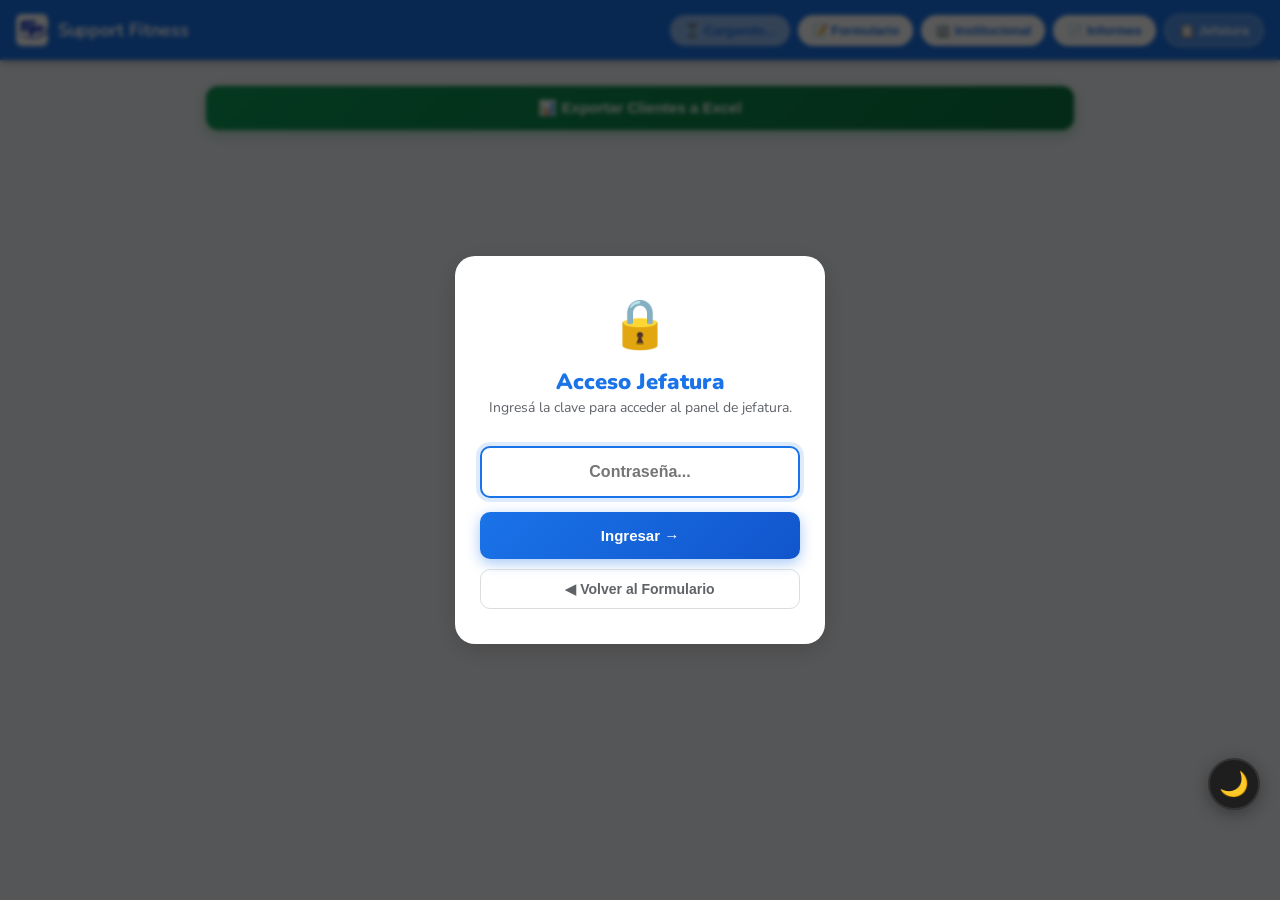
<file: www/Jefatura/index.html>
<!DOCTYPE html>
<html lang="es">
<head>
    <meta charset="UTF-8">
    <meta name="viewport" content="width=device-width, initial-scale=1.0, viewport-fit=cover">
    <meta name="theme-color" content="#1a73e8">
    <title>Jefatura - Support Fitness</title>
    <link rel="icon" href="../assets/logo.jpeg">
    <link rel="stylesheet" href="../style.css">
    <script src="../Informes/inf-config.js"></script>
    <script src="../nav.js"></script>
    <script src="jefatura.js" defer></script>
    <style>
        /* ── KPI cards ── */
        /* ═══ KPI GRID ═══ */
        .kpi-grid {
            display: grid;
            grid-template-columns: repeat(3, 1fr);
            gap: 10px;
            margin-bottom: 10px;
        }
        .kpi-grid-ingresos {
            grid-template-columns: repeat(2, 1fr);
            margin-bottom: 16px;
        }
        .kpi-card {
            background: white;
            border-radius: 14px;
            padding: 14px 12px;
            border: 1px solid rgba(0,0,0,0.07);
            box-shadow: 0 1px 4px rgba(0,0,0,0.08);
            transition: all 0.2s;
            min-width: 0;
            overflow: hidden;
        }
        .kpi-card:hover { transform: translateY(-2px); box-shadow: 0 4px 16px rgba(0,0,0,0.12); }
        .kpi-title {
            font-size: 10px;
            font-weight: 800;
            text-transform: uppercase;
            letter-spacing: 0.5px;
            color: #5f6368;
            margin-bottom: 6px;
            white-space: nowrap;
            overflow: hidden;
            text-overflow: ellipsis;
        }
        .kpi-value {
            font-size: 26px;
            font-weight: 900;
            color: #1a73e8;
            line-height: 1.1;
            white-space: nowrap;
            overflow: hidden;
            text-overflow: ellipsis;
        }
        .kpi-dia-val { font-size: 15px !important; white-space: normal; }
        .kpi-sub { font-size: 10px; color: #9aa0a6; margin-top: 4px; }
        .kpi-card.verde { background: linear-gradient(135deg,#0f9d58,#006428); }
        .kpi-card.verde .kpi-title,
        .kpi-card.verde .kpi-value,
        .kpi-card.verde .kpi-sub { color: white !important; }
        .kpi-card.azul { background: linear-gradient(135deg,#1a73e8,#0d47a1); }
        .kpi-card.azul .kpi-title,
        .kpi-card.azul .kpi-value,
        .kpi-card.azul .kpi-sub { color: white !important; }

        /* Valores de ingresos: escalan al espacio disponible */
        #kpi-ingresos-mes,
        #kpi-ingresos-anio {
            font-size: clamp(14px, 3.5vw, 24px);
        }

        /* ─ Mobile: apilar las 3 stats en 1 fila de 3 cols pequeñas ─ */
        @media (max-width: 480px) {
            .kpi-grid { grid-template-columns: repeat(3, 1fr); gap: 7px; }
            .kpi-grid-ingresos { grid-template-columns: repeat(2, 1fr); gap: 7px; }
            .kpi-card { padding: 10px 8px; border-radius: 12px; }
            .kpi-value { font-size: 18px; }
            .kpi-dia-val { font-size: 12px !important; }
            #kpi-ingresos-mes,
            #kpi-ingresos-anio { font-size: clamp(12px, 4.5vw, 18px); }
        }

        /* ── Botón sincronizar ── */
        .btn-sync {
            width: 100%;
            padding: 15px 18px;
            background: linear-gradient(135deg,#7b1fa2,#4a148c);
            color: white;
            border: none;
            border-radius: 14px;
            font-weight: 900;
            font-size: 15px;
            cursor: pointer;
            display: flex;
            align-items: center;
            justify-content: center;
            gap: 10px;
            box-shadow: 0 4px 16px rgba(123,31,162,0.4);
            transition: all 0.2s;
            margin-bottom: 16px;
        }
        .btn-sync:active { transform: scale(0.98); opacity: 0.9; }
        .btn-sync:disabled { opacity: 0.6; cursor: not-allowed; }

        /* ── Status sync ── */
        .sync-status {
            display: none;
            padding: 12px 16px;
            border-radius: 10px;
            font-size: 13px;
            font-weight: 700;
            margin-bottom: 14px;
            white-space: pre-line;
            animation: fadeUp 0.3s ease;
        }

        /* ── Calendario mejorado ── */
        .cal-header {
            display: flex;
            align-items: center;
            justify-content: space-between;
            background: white;
            border-radius: 14px;
            padding: 14px 18px;
            margin-bottom: 14px;
            border: 1px solid rgba(0,0,0,0.07);
            box-shadow: 0 1px 4px rgba(0,0,0,0.08);
        }
        .cal-title {
            font-size: 18px;
            font-weight: 900;
            color: #1d2939;
        }
        .cal-nav-btn {
            width: 38px; height: 38px;
            border-radius: 50%;
            border: none;
            background: #e8f0fe;
            color: #1a73e8;
            font-size: 16px;
            cursor: pointer;
            display: flex;
            align-items: center;
            justify-content: center;
            transition: all 0.2s;
        }
        .cal-nav-btn:active { background: #1a73e8; color: white; transform: scale(0.92); }

        /* Dark mode */
        body.dark-mode .kpi-card:not(.verde):not(.azul) {
            background: #1a1f2e;
            border-color: rgba(255,255,255,0.07);
        }
        body.dark-mode .kpi-card:not(.verde):not(.azul) .kpi-title { color: #6b7db3 !important; }
        body.dark-mode .kpi-card:not(.verde):not(.azul) .kpi-value { color: #60a5fa !important; }
        body.dark-mode .kpi-card:not(.verde):not(.azul) .kpi-sub   { color: #4a5578 !important; }
        body.dark-mode .cal-header { background: #1a1f2e; border-color: rgba(255,255,255,0.07); }
        body.dark-mode .cal-title  { color: #e2e8f0 !important; }
        body.dark-mode .cal-nav-btn { background: #1e3a8a; color: #60a5fa; }
    </style>
</head>
<body style="background-color:#f4f6f9; padding-top:60px; padding-bottom:80px;">

    <div style="max-width:900px; margin:0 auto; padding:18px 16px;">

        <!-- Status carga -->
        <div id="status-jefatura" class="status mostrar cargando" style="margin-bottom:18px;">
            Verificando acceso... 🔒
        </div>

        <!-- Botón sincronizar -->
        <button class="btn-sync" id="btn-sincronizar-zonas"
                onclick="sincronizarHistorialEnZonasDesdeApp()"
                style="display:none;">
            📋 Sincronizar Historial → Hojas de Zona
        </button>
        <div class="sync-status" id="status-sync-zonas"></div>

        <!-- MEJORA 9: Exportar clientes a Excel -->
        <button id="btn-exportar-clientes"
                onclick="exportarClientesExcel()"
                style="display:none; width:100%; margin:8px 0; padding:13px;
                       background:linear-gradient(135deg,#0f9d58,#0b7a42); color:white;
                       border:none; border-radius:12px; font-size:15px; font-weight:900;
                       cursor:pointer; box-shadow:0 4px 14px rgba(15,157,88,0.35);
                       display:flex; align-items:center; justify-content:center; gap:8px;">
            📊 Exportar Clientes a Excel
        </button>

        <!-- KPIs: fila 1 (siempre visibles) -->
        <div class="kpi-grid" id="kpi-box" style="display:none;">
            <div class="kpi-card">
                <div class="kpi-title">Visitas mes</div>
                <div class="kpi-value" id="kpi-visitas">0</div>
                <div class="kpi-sub">registros totales</div>
            </div>
            <div class="kpi-card">
                <div class="kpi-title">Técnicos</div>
                <div class="kpi-value" id="kpi-tecnicos">0</div>
                <div class="kpi-sub">activos este mes</div>
            </div>
            <div class="kpi-card">
                <div class="kpi-title">Día más activo</div>
                <div class="kpi-value kpi-dia-val" id="kpi-dia">—</div>
                <div class="kpi-sub">mayor concentración</div>
            </div>
        </div>
        <!-- KPIs: fila 2 ingresos (se muestran cuando carga) -->
        <div class="kpi-grid kpi-grid-ingresos" id="kpi-box-ingresos" style="display:none;">
            <div class="kpi-card azul" id="kpi-card-ingresos-mes">
                <div class="kpi-title" id="kpi-titulo-ingresos-mes">💰 Ingresos mes</div>
                <div class="kpi-value" id="kpi-ingresos-mes">$—</div>
                <div class="kpi-sub">facturas reales</div>
            </div>
            <div class="kpi-card verde" id="kpi-card-ingresos-anio">
                <div class="kpi-title">📅 Ingresos año</div>
                <div class="kpi-value" id="kpi-ingresos-anio">$—</div>
                <div class="kpi-sub">sin notas de crédito</div>
            </div>
        </div>

        <!-- Calendario -->
        <div class="cal-header" id="cal-header" style="display:none;">
            <button class="cal-nav-btn" onclick="cambiarMesJefatura(-1)">◀</button>
            <h2 class="cal-title" id="cal-titulo">Mes Año</h2>
            <button class="cal-nav-btn" onclick="cambiarMesJefatura(1)">▶</button>
        </div>
        <div class="calendario-wrapper" id="cal-wrapper" style="display:none;">
            <div class="calendario-grid" id="calendario-grid"></div>
        </div>
    </div>

    <!-- ── MODAL CONTRASEÑA ── -->
    <div id="modalPassword" class="modal-overlay">
        <div class="modal-content" style="max-width:370px; text-align:center; padding:35px 25px; border-radius:20px;">
            <div style="font-size:48px; margin-bottom:10px;">🔒</div>
            <h2 style="color:#1a73e8; margin-top:0; font-size:22px; font-weight:900;">Acceso Jefatura</h2>
            <p style="color:#5f6368; font-size:14px; margin-bottom:22px; line-height:1.5;">
                Ingresá la clave para acceder al panel de jefatura.
            </p>
            <input type="password" id="input-pass" placeholder="Contraseña..."
                   style="width:100%; padding:15px; border:2px solid #dadce0; border-radius:10px;
                          font-size:16px; margin-bottom:14px; text-align:center; outline:none;
                          box-sizing:border-box; transition:border-color 0.2s; font-weight:700;"
                   onfocus="this.style.borderColor='#1a73e8'"
                   onblur="this.style.borderColor='#dadce0'"
                   onkeydown="if(event.key==='Enter') verificarAcceso()">
            <button onclick="verificarAcceso()"
                    id="btn-ingresar"
                    style="width:100%; padding:15px; background:linear-gradient(135deg,#1a73e8,#1155cc);
                           color:white; border:none; border-radius:10px; font-size:15px;
                           font-weight:900; cursor:pointer; margin-bottom:10px;
                           box-shadow:0 4px 14px rgba(26,115,232,0.4); transition:all 0.2s;">
                Ingresar →
            </button>
            <button onclick="NavBar.navegarA('formulario')"
                    style="width:100%; padding:11px; background:transparent; color:#5f6368;
                           border:1.5px solid #dadce0; border-radius:10px; font-size:14px;
                           font-weight:700; cursor:pointer; transition:all 0.2s;">
                ◀ Volver al Formulario
            </button>
            <div id="pass-loading" style="display:none; color:#1a73e8; font-weight:bold; font-size:14px; margin-top:14px;">Verificando... ⏳</div>
            <div id="pass-error" style="display:none; color:#d93025; background:#fce8e6; padding:12px; border-radius:10px; font-weight:bold; font-size:14px; margin-top:14px; border:1px solid #f28b82;">❌ Contraseña incorrecta.</div>
        </div>
    </div>

    <!-- ── MODAL HISTORIAL ANUAL ── -->
    <div id="modalRegistro" class="modal-overlay">
        <div class="modal-content">
            <div class="modal-header">
                <button class="cal-nav-btn" id="btn-prev" onclick="cambiarAño(-1)">◀</button>
                <h2 id="modal-titulo" style="margin:0; font-size:20px; color:#1a73e8;">PERIODO</h2>
                <button class="cal-nav-btn" id="btn-next" onclick="cambiarAño(1)">▶</button>
                <span class="close-btn" onclick="cerrarRegistro()" style="position:relative; top:0; right:0; margin-left:auto;">&times;</span>
            </div>
            <div id="contenido-registro"></div>
        </div>
    </div>

    <!-- ── MODAL RECORRIDO ── -->
    <div id="modalRecorrido" class="modal-overlay">
        <div class="modal-content" style="max-width:420px;">
            <span class="close-btn"
                  onclick="document.getElementById('modalRecorrido').classList.remove('mostrar');
                           setTimeout(()=>document.getElementById('modalRecorrido').style.display='none',300);">&times;</span>
            <h2 id="titulo-modal-recorrido" style="color:#1a73e8; margin:0 0 16px;"></h2>
            <div id="contenido-modal-recorrido" style="max-height:65vh; overflow-y:auto;"></div>
        </div>
    </div>

    <!-- ── MODALES GENÉRICOS ── -->
    <div id="modalConfirmacion" class="modal-sistema">
        <div class="modal-sistema-box">
            <div class="modal-sistema-titulo" style="color:#d93025;">⚠️ Confirmación</div>
            <div class="modal-sistema-msg" id="msg-confirmacion"></div>
            <div class="modal-sistema-btns">
                <button onclick="cerrarConfirmacion(false)" class="btn-modal-secundario">Cancelar</button>
                <button onclick="cerrarConfirmacion(true)" class="btn-modal-peligro">¡Sí, seguro!</button>
            </div>
        </div>
    </div>
    <div id="modalAlerta" class="modal-sistema">
        <div class="modal-sistema-box">
            <div class="modal-sistema-titulo" style="color:#1a73e8;">ℹ️ Aviso</div>
            <div class="modal-sistema-msg" id="msg-alerta"></div>
            <div class="modal-sistema-btns">
                <button onclick="document.getElementById('modalAlerta').style.display='none'" class="btn-modal-primario">Entendido</button>
            </div>
        </div>
    </div>

    <button class="btn-flotante-dark" id="btn-dark-mode" onclick="NavBar.toggleDarkMode()">🌙</button>
</body>
</html>
</file>
<file: www/style.css>
@import url('https://fonts.googleapis.com/css2?family=Nunito:wght@400;600;700;800&display=swap');

/* ============================================================
   ANIMACIONES GLOBALES
   ============================================================ */
@keyframes fadeUp {
    from { opacity: 0; transform: translateY(14px); }
    to   { opacity: 1; transform: translateY(0); }
}
@keyframes fadeIn {
    from { opacity: 0; }
    to   { opacity: 1; }
}
@keyframes slideDown {
    from { opacity: 0; transform: translateY(-10px); }
    to   { opacity: 1; transform: translateY(0); }
}
@keyframes scaleIn {
    from { opacity: 0; transform: scale(0.94); }
    to   { opacity: 1; transform: scale(1); }
}
@keyframes glowPulse {
    0%, 100% { box-shadow: 0 0 0 0 rgba(26,115,232,0.2); }
    50%       { box-shadow: 0 0 0 8px rgba(26,115,232,0); }
}
@keyframes shimmer {
    0%   { background-position: -200% 0; }
    100% { background-position: 200% 0; }
}

:root {
    --azul:       #1a73e8;
    --azul-dark:  #1155cc;
    --azul-light: #e8f0fe;
    --verde:      #0f9d58;
    --verde-dark: #0b7a42;
    --verde-light:#e6f4ea;
    --rojo:       #d93025;
    --rojo-light: #fce8e6;
    --amarillo:   #f9ab00;
    /* ─ MODO DIURNO TÉCNICO: fondo levemente cálido, no blanco puro ─ */
    --gris-fondo: #f4f6f9;
    --gris-borde: #d0d5dd;
    --gris-texto: #1d2939;     /* texto más oscuro = más legible al sol */
    --gris-sub:   #475467;
    --blanco:     #ffffff;
    --sombra-s:   0 1px 4px rgba(0,0,0,0.10);
    --sombra-m:   0 3px 12px rgba(0,0,0,0.13);
    --sombra-l:   0 6px 24px rgba(0,0,0,0.16);
    --radio-s:    10px;
    --radio-m:    14px;
    --radio-l:    22px;
    --nav-h:      60px;
    --bottom-nav-h: 68px;
    --transition: 0.2s cubic-bezier(0.4, 0, 0.2, 1);
}

/* Fondo base del técnico: contraste alto, no fatiga */
body {
    background-color: var(--gris-fondo);
    font-family: 'Nunito', sans-serif;
    color: var(--gris-texto);
    transition: background-color 0.35s ease, color 0.35s ease;
}

*, *::before, *::after { box-sizing: border-box; margin: 0; padding: 0; }
html { scroll-behavior: smooth; -webkit-tap-highlight-color: transparent; }

/* Botón historial anual: solo en mobile */
#btn-historial-movil { display: none !important; }
@media (max-width: 768px) { #btn-historial-movil { display: block !important; } }

.top-nav {
    position: sticky;
    top: 0;
    z-index: 200;
    width: 100%;
    height: var(--nav-h);
    background: var(--azul);
    display: flex;
    align-items: center;
    justify-content: space-between;
    padding: 0 16px;
    box-shadow: 0 2px 8px rgba(0,0,0,0.25);
    gap: 10px;
}

.nav-logo {
    font-size: 17px;
    font-weight: 800;
    color: white;
    letter-spacing: -0.3px;
    white-space: nowrap;
    flex-shrink: 0;
}

.nav-derecha {
    display: flex;
    align-items: center;
    gap: 8px;
    margin-left: auto;
}

/* Indicador online/offline */
.nav-status-dot {
    width: 9px;
    height: 9px;
    border-radius: 50%;
    background: #4caf50;
    border: 2px solid rgba(255,255,255,0.4);
    flex-shrink: 0;
    transition: background var(--transition);
}
.nav-status-dot.offline { background: var(--rojo) !important; animation: parpadeo 1.5s infinite; }

/* Badge de pendientes */
.pendientes-badge {
    display: none;
    background: var(--amarillo);
    color: #000;
    font-size: 11px;
    font-weight: 800;
    padding: 2px 7px;
    border-radius: 20px;
    animation: pulse 2s infinite;
}
.pendientes-badge.visible { display: inline; }
@keyframes pulse { 0%,100%{transform:scale(1)} 50%{transform:scale(1.07)} }

.btn-volver {
    background: rgba(255,255,255,0.15);
    color: white;
    border: 1px solid rgba(255,255,255,0.4);
    padding: 8px 14px;
    border-radius: var(--radio-l);
    font-weight: 700;
    font-size: 13px;
    cursor: pointer;
    display: none;
    align-items: center;
    gap: 5px;
    transition: background var(--transition);
    white-space: nowrap;
}
.btn-volver:active { background: rgba(255,255,255,0.3); }

.btn-jefe {
    background: white;
    color: var(--azul);
    border: none;
    padding: 8px 14px;
    border-radius: var(--radio-l);
    font-weight: 700;
    font-size: 13px;
    cursor: pointer;
    display: flex;
    align-items: center;
    gap: 5px;
    box-shadow: var(--sombra-s);
    transition: transform var(--transition), box-shadow var(--transition);
    white-space: nowrap;
}
.btn-jefe:active { transform: scale(0.95); box-shadow: none; }

/* ============================================================
   LAYOUT PRINCIPAL
   ============================================================ */
.layout-principal {
    display: flex;
    width: 100%;
    max-width: 920px;
    gap: 20px;
    align-items: flex-start;
    margin: 0 auto;
    padding: 18px 16px;
    padding-bottom: calc(var(--bottom-nav-h) + 10px);
}

.container {
    flex: 1;
    min-width: 0;
}

.panel-lateral {
    width: 155px;
    flex-shrink: 0;
    display: flex;
    flex-direction: column;
    gap: 10px;
}

#contenedor-meses { display: flex; flex-direction: column; gap: 8px; }

.btn-toggle-historial {
    display: none;
    background: white;
    color: var(--gris-texto);
    padding: 13px 16px;
    border: 1px solid var(--gris-borde);
    border-radius: var(--radio-m);
    font-weight: 700;
    font-size: 14px;
    cursor: pointer;
    width: 100%;
    text-align: center;
    box-shadow: var(--sombra-s);
    transition: background var(--transition);
}
.btn-toggle-historial:active { background: var(--gris-fondo); }

.btn-mes {
    background: white;
    color: var(--gris-sub);
    padding: 11px 14px;
    border: 1px solid var(--gris-borde);
    border-radius: var(--radio-m);
    font-weight: 700;
    font-size: 13px;
    cursor: pointer;
    box-shadow: var(--sombra-s);
    text-align: center;
    transition: all var(--transition);
    width: 100%;
    position: relative;
    overflow: hidden;
}
.btn-mes-actual {
    background: var(--verde);
    color: white;
    border-color: var(--verde);
    box-shadow: 0 2px 8px rgba(15,157,88,0.3);
}
.btn-mes:active { transform: scale(0.97); }

/* ============================================================
   CARDS DEL FORMULARIO
   ============================================================ */
.card {
    background: var(--blanco);
    padding: 20px 20px;
    margin-bottom: 25px;
    border-radius: var(--radio-m);
    box-shadow: var(--sombra-s);
    border-left: 4px solid transparent;
    border: 1px solid rgba(0,0,0,0.07);
    border-left: 4px solid transparent;
    transition: border-color var(--transition), box-shadow var(--transition), background var(--transition), transform var(--transition);
    animation: scaleIn 0.3s cubic-bezier(0.34, 1.4, 0.64, 1) both;
}
.card:hover {
    transform: translateY(-1px);
    box-shadow: var(--sombra-m);
}
.card:focus-within {
    border-left-color: var(--azul);
    box-shadow: var(--sombra-m);
}
.card#card-motivo { border-left-color: transparent; }
.card#card-archivo { border-left-color: transparent; }

h3 {
    font-size: 12px;
    font-weight: 900;
    color: var(--gris-sub);
    text-transform: uppercase;
    letter-spacing: 0.7px;
    margin-bottom: 12px;
}

/* ============================================================
   INPUTS — más altos y legibles para uso en campo
   ============================================================ */
input[type="text"],
input[type="number"],
input[type="password"],
#buscador {
    width: 100%;
    padding: 15px 14px;   /* más alto = más fácil de tocar */
    margin-top: 6px;
    border: 2px solid var(--gris-borde);  /* borde más grueso = más visible */
    border-radius: var(--radio-s);
    font-size: 16px;      /* 16px evita zoom en iOS */
    font-weight: 600;
    color: var(--gris-texto);
    background: var(--blanco);
    transition: border-color var(--transition), box-shadow var(--transition);
}
input[type="text"]:focus,
input[type="number"]:focus,
input[type="password"]:focus,
#buscador:focus {
    outline: none;
    border-color: var(--azul);
    box-shadow: 0 0 0 4px rgba(26,115,232,0.14);
}
.error-input {
    border: 2px solid var(--rojo) !important;
    background: var(--rojo-light);
    animation: shake 0.4s;
}
@keyframes shake {
    0%   { transform: translateX(0); }
    25%  { transform: translateX(-5px); }
    75%  { transform: translateX(5px); }
    100% { transform: translateX(0); }
}

/* --- Buscador con ghost --- */
.buscador-container { position: relative; }
#ghost {
    position: absolute;
    top: 0; left: 0;
    width: 100%;
    padding: 13px 14px;
    margin-top: 6px;
    border: 1.5px solid transparent;
    font-size: 15px;
    color: #bbb;
    pointer-events: none;
    white-space: nowrap;
    overflow: hidden;
    z-index: 0;
}
#buscador { background: transparent; position: relative; z-index: 1; }

#lista {
    max-height: 200px;
    overflow-y: auto;
    border: 1.5px solid var(--gris-borde);
    border-top: none;
    border-radius: 0 0 var(--radio-s) var(--radio-s);
    background: var(--blanco);
    display: none;
    position: absolute;
    width: calc(100% - 40px);
    z-index: 50;
    box-shadow: var(--sombra-m);
}
.gym-list-item {
    padding: 15px 16px;    /* más alto = dedos grandes */
    cursor: pointer;
    border-bottom: 1px solid #f1f3f4;
    font-size: 15px;
    font-weight: 600;
    color: var(--gris-texto);
    transition: background var(--transition);
}
.gym-list-item:hover, .gym-list-item:active { background: var(--azul-light); }
.gym-list-item:last-child { border-bottom: none; }

/* ============================================================
   CHECKBOXES Y RADIOS - TÁCTILES
   ============================================================ */
.motivo-label {
    display: flex;
    align-items: center;
    padding: 11px 0;
    font-size: 15px;
    color: var(--gris-texto);
    cursor: pointer;
    border-bottom: 1px solid #f1f3f4;
    gap: 10px;
}
.motivo-label:last-of-type { border-bottom: none; }

.reparacion-label {
    display: inline-flex;
    align-items: center;
    padding: 10px 20px 10px 0;
    font-size: 15px;
    color: var(--gris-texto);
    cursor: pointer;
    gap: 8px;
}

input[type="checkbox"] {
    width: 22px;
    height: 22px;
    accent-color: var(--azul);
    cursor: pointer;
    flex-shrink: 0;
    margin: 0;
}
input[type="radio"] {
    width: 20px;
    height: 20px;
    accent-color: var(--azul);
    cursor: pointer;
    margin: 0;
}

/* ============================================================
   ARCHIVOS / FOTOS
   ============================================================ */
.btn-archivo {
    width: 100%;
    background: var(--azul-light);
    color: var(--azul);
    border: 2px dashed var(--azul);
    padding: 18px;
    border-radius: var(--radio-m);
    font-weight: 700;
    font-size: 16px;
    cursor: pointer;
    transition: background var(--transition);
    display: flex;
    align-items: center;
    justify-content: center;
    gap: 8px;
}
.btn-archivo:active { background: #d2e3fc; }

.archivo-item {
    display: flex;
    justify-content: space-between;
    align-items: center;
    background: var(--gris-fondo);
    padding: 11px 14px;
    border-radius: var(--radio-s);
    font-size: 13px;
    border: 1px solid var(--gris-borde);
    margin-bottom: 8px;
}
.archivo-item-name {
    text-overflow: ellipsis;
    overflow: hidden;
    white-space: nowrap;
    max-width: 80%;
    color: var(--gris-texto);
    font-weight: 600;
    font-size: 13px;
}
.archivo-item-delete {
    color: var(--rojo);
    font-weight: 900;
    cursor: pointer;
    width: 28px;
    height: 28px;
    display: flex;
    justify-content: center;
    align-items: center;
    background: var(--rojo-light);
    border-radius: 50%;
    font-size: 14px;
    flex-shrink: 0;
}

/* ============================================================
   BOTÓN ENVIAR - STICKY EN MOBILE
   ============================================================ */
.btn-submit-wrapper {
    position: sticky;
    bottom: calc(var(--bottom-nav-h) + 10px);
    z-index: 50;
    pointer-events: none;
}

button.btn-submit {
    background: linear-gradient(135deg, var(--azul), var(--azul-dark));
    color: white;
    padding: 17px 16px;
    border: none;
    border-radius: var(--radio-m);
    cursor: pointer;
    width: 100%;
    font-size: 17px;
    font-weight: 900;
    margin-top: 14px;
    box-shadow: 0 4px 16px rgba(26,115,232,0.45), 0 1px 3px rgba(0,0,0,0.1);
    transition: transform var(--transition), box-shadow var(--transition), background var(--transition);
    pointer-events: all;
    letter-spacing: -0.2px;
    position: relative;
    overflow: hidden;
    -webkit-tap-highlight-color: transparent;
}
/* Botón principal de enviar = verde (acción más importante) */
#btnEnviar {
    background: linear-gradient(135deg, #0f9d58, #0b7a42) !important;
    box-shadow: 0 4px 16px rgba(15,157,88,0.45), 0 1px 3px rgba(0,0,0,0.1) !important;
    font-size: 17px !important;
}
#btnEnviar:active { box-shadow: 0 2px 6px rgba(15,157,88,0.3) !important; }
button.btn-submit::after {
    content: '';
    position: absolute;
    inset: 0;
    background: linear-gradient(90deg, transparent 0%, rgba(255,255,255,0.15) 50%, transparent 100%);
    transform: translateX(-100%);
    transition: transform 0.5s ease;
}
button.btn-submit:hover::after { transform: translateX(100%); }
button.btn-submit:hover { box-shadow: 0 6px 20px rgba(26,115,232,0.5); transform: translateY(-1px); }
button.btn-submit:active { transform: scale(0.97) translateY(1px); }
button.btn-submit:disabled { background: var(--gris-borde) !important; color: #999; box-shadow: none !important; cursor: not-allowed; transform: none; }


/* ============================================================
   STATUS / ALERTAS INLINE
   ============================================================ */
.status {
    text-align: center;
    margin-top: 16px;
    font-weight: 700;
    font-size: 15px;
    padding: 13px 16px;
    border-radius: var(--radio-s);
    display: none;
    opacity: 0;
    transition: opacity 0.35s ease;
    line-height: 1.4;
}
.status.mostrar { display: block; opacity: 1; }
.status.cargando { color: var(--azul); background: var(--azul-light); border: 1px solid #aecbfa; }
.status.exito    { color: var(--verde-dark); background: var(--verde-light); border: 1px solid #a8d5b5; }
.status.error    { color: var(--rojo); background: var(--rojo-light); border: 1px solid #f28b82; }

/* ============================================================
   TAPIZADOS
   ============================================================ */
#vista-tapizados {
    display: none;
    width: 100%;
    max-width: 820px;
    margin: 0 auto;
    padding: 18px 16px;
    padding-bottom: calc(var(--bottom-nav-h) + 10px);
}

.select-moderno,
.select-moderno-verde {
    width: 100%;
    appearance: none;
    -webkit-appearance: none;
    background-color: var(--blanco);
    border-radius: var(--radio-s);
    padding: 14px 38px 14px 14px;
    font-size: 15px;
    font-weight: 700;
    box-shadow: var(--sombra-s);
    cursor: pointer;
    background-repeat: no-repeat;
    background-position: right 14px center;
    background-size: 14px auto;
    transition: all var(--transition);
    color: var(--azul);
    border: 2px solid var(--azul);
}
.select-moderno { background-image: url("data:image/svg+xml;charset=US-ASCII,%3Csvg xmlns%3D%22http%3A%2F%2Fwww.w3.org%2F2000%2Fsvg%22 width%3D%22292%22 height%3D%22292%22%3E%3Cpath fill%3D%22%231a73e8%22 d%3D%22M287 69.4a17.6 17.6 0 0 0-13-5.4H18.4c-5 0-9.3 1.8-12.9 5.4A17.6 17.6 0 0 0 0 82.2c0 5 1.8 9.3 5.4 12.9l128 127.9c3.6 3.6 7.8 5.4 12.8 5.4s9.2-1.8 12.8-5.4L287 95c3.5-3.5 5.4-7.8 5.4-12.8 0-5-1.9-9.2-5.5-12.8z%22%2F%3E%3C%2Fsvg%3E"); }
.select-moderno-verde { border-color: var(--verde); color: var(--verde-dark); background-image: url("data:image/svg+xml;charset=US-ASCII,%3Csvg xmlns%3D%22http%3A%2F%2Fwww.w3.org%2F2000%2Fsvg%22 width%3D%22292%22 height%3D%22292%22%3E%3Cpath fill%3D%22%23188038%22 d%3D%22M287 69.4a17.6 17.6 0 0 0-13-5.4H18.4c-5 0-9.3 1.8-12.9 5.4A17.6 17.6 0 0 0 0 82.2c0 5 1.8 9.3 5.4 12.9l128 127.9c3.6 3.6 7.8 5.4 12.8 5.4s9.2-1.8 12.8-5.4L287 95c3.5-3.5 5.4-7.8 5.4-12.8 0-5-1.9-9.2-5.5-12.8z%22%2F%3E%3C%2Fsvg%3E"); }
.select-moderno:focus, .select-moderno-verde:focus { outline: none; box-shadow: 0 0 0 3px rgba(26,115,232,0.15); }

.tapizado-item {
    display: flex;
    align-items: flex-start;
    background: var(--blanco);
    padding: 18px;
    border: 1px solid var(--gris-borde);
    border-radius: var(--radio-m);
    margin-bottom: 14px;
    box-shadow: var(--sombra-s);
    gap: 18px;
}
.foto-container { width: 150px; position: relative; flex-shrink: 0; }
.foto-preview {
    width: 100%;
    height: 115px;
    object-fit: cover;
    border-radius: var(--radio-s);
    border: 1px solid var(--gris-borde);
    background: var(--gris-fondo);
}
.unidad-badge {
    position: absolute;
    top: -8px; left: -8px;
    background: var(--gris-texto);
    color: white;
    padding: 4px 8px;
    font-size: 11px;
    font-weight: 800;
    border-radius: 12px;
}
.zoom-btn {
    position: absolute;
    top: 5px; right: 5px;
    background: rgba(255,255,255,0.92);
    border: none;
    padding: 5px 8px;
    border-radius: 6px;
    cursor: pointer;
    font-size: 14px;
    font-weight: 700;
    color: var(--gris-texto);
    box-shadow: var(--sombra-s);
}
.tap-input-box { flex: 1; display: flex; flex-direction: column; gap: 8px; min-width: 0; }
.inputs-grid { display: grid; grid-template-columns: 1fr 2fr; gap: 12px; align-items: end; }
.photo-total {
    background: var(--azul-light);
    padding: 8px 12px;
    border-radius: var(--radio-s);
    text-align: right;
    font-size: 15px;
    font-weight: 800;
    color: var(--azul);
}

.input-edit-precio {
    border: 1.5px solid var(--gris-borde);
    padding: 9px 12px;
    border-radius: var(--radio-s);
    font-weight: 700;
    font-size: 17px;
    width: 130px;
    text-align: right;
    color: var(--verde-dark);
}
.pres-actions { display: flex; gap: 10px; justify-content: flex-end; margin-top: 8px; flex-wrap: wrap; }
.btn-edit {
    background: var(--amarillo);
    color: #000;
    border: none;
    padding: 11px 18px;
    border-radius: var(--radio-s);
    cursor: pointer;
    font-weight: 700;
    font-size: 14px;
    transition: opacity var(--transition);
}
.btn-send {
    background: var(--verde);
    color: white;
    border: none;
    padding: 11px 18px;
    border-radius: var(--radio-s);
    cursor: pointer;
    font-weight: 700;
    font-size: 14px;
    transition: opacity var(--transition);
}
.btn-edit:hover, .btn-send:hover { opacity: 0.85; }
.btn-edit:active, .btn-send:active { transform: scale(0.97); }

/* ============================================================
   JEFATURA / KPI / CALENDARIO
   ============================================================ */
#vista-jefatura {
    display: none;
    width: 100%;
    max-width: 1200px;
    margin: 0 auto;
    padding: 18px 16px;
    padding-bottom: calc(var(--bottom-nav-h) + 10px);
}

.kpi-container {
    display: flex;
    gap: 12px;
    margin-bottom: 18px;
    flex-wrap: wrap;
    justify-content: center;
}
.kpi-card {
    background: var(--blanco);
    padding: 16px;
    border-radius: var(--radio-m);
    box-shadow: var(--sombra-s);
    flex: 1;
    min-width: 130px;
    text-align: center;
    border-top: 3px solid var(--azul);
}
.kpi-title {
    font-size: 10px;
    font-weight: 800;
    color: var(--gris-sub);
    text-transform: uppercase;
    letter-spacing: 0.8px;
    margin-bottom: 6px;
}
.kpi-value { font-size: 26px; color: var(--azul); font-weight: 800; }

.cal-header {
    display: flex;
    justify-content: space-between;
    align-items: center;
    background: var(--blanco);
    padding: 14px 18px;
    border-radius: var(--radio-m) var(--radio-m) 0 0;
    border-bottom: 2px solid var(--gris-fondo);
    box-shadow: var(--sombra-s);
}
.cal-nav-btn {
    background: var(--azul-light);
    border: none;
    font-size: 18px;
    color: var(--azul);
    cursor: pointer;
    padding: 8px 16px;
    border-radius: var(--radio-s);
    font-weight: 700;
    transition: background var(--transition);
}
.cal-nav-btn:active { background: #c5d9f9; }
.cal-title { font-size: 18px; color: var(--gris-texto); font-weight: 800; }

.calendario-wrapper {
    width: 100%;
    overflow-x: auto;
    background: var(--blanco);
    border-radius: 0 0 var(--radio-m) var(--radio-m);
    box-shadow: var(--sombra-s);
    -webkit-overflow-scrolling: touch;
}
.calendario-wrapper {
    overflow-x: auto;
    -webkit-overflow-scrolling: touch;
    border-radius: 14px;
    background: var(--blanco);
    border: 1px solid rgba(0,0,0,0.07);
    box-shadow: 0 1px 4px rgba(0,0,0,0.08);
    margin-bottom: 20px;
}
.calendario-grid {
    display: grid;
    grid-template-columns: repeat(7, minmax(100px, 1fr));
    border-left: 1px solid #eee;
    border-top: 1px solid #eee;
    min-width: 600px;
}
@media (max-width: 768px) {
    .calendario-grid {
        min-width: 480px;
    }
    .cal-celda { min-height: 80px; padding: 5px; }
    .cal-dia-header { padding: 7px 4px; font-size: 11px; }
}
.cal-dia-header {
    background: var(--azul);
    color: white;
    text-align: center;
    padding: 10px;
    font-weight: 800;
    font-size: 13px;
    border-right: 1px solid rgba(255,255,255,0.15);
    border-bottom: 1px solid #eee;
}
.cal-celda {
    min-height: 110px;
    padding: 8px;
    border-right: 1px solid #eee;
    border-bottom: 1px solid #eee;
    background: var(--blanco);
    display: flex;
    flex-direction: column;
    gap: 4px;
}
.cal-celda.empty { background: #fafafa; }
.cal-numero { font-weight: 700; font-size: 14px; color: #aaa; margin-bottom: 4px; }
.tec-badge {
    background: #eef1fb;
    border-left: 4px solid #3f51b5;
    padding: 5px 7px;
    border-radius: 4px;
    font-size: 11px;
    display: flex;
    flex-direction: column;
}
.tec-name { font-weight: 800; color: #3f51b5; font-size: 12px; }
.tec-details { color: var(--gris-sub); margin-top: 1px; font-size: 11px; }

/* ============================================================
   MODALES
   ============================================================ */
.modal-overlay {
    display: none;
    position: fixed;
    top: 0; left: 0;
    width: 100%; height: 100%;
    background: rgba(0,0,0,0.65);
    z-index: 2000;
    justify-content: center;
    align-items: center;
    opacity: 0;
    transition: opacity 0.25s ease;
    -webkit-backdrop-filter: blur(2px);
    backdrop-filter: blur(2px);
}
.modal-overlay.mostrar { display: flex; opacity: 1; }
.modal-content {
    background: var(--blanco);
    width: 95%;
    max-width: 500px;
    border-radius: var(--radio-l);
    padding: 28px 24px;
    position: relative;
    transform: scale(0.92) translateY(10px);
    transition: transform 0.25s cubic-bezier(0.34, 1.56, 0.64, 1);
    display: flex;
    flex-direction: column;
    text-align: center;
    max-height: 90vh;
    box-shadow: var(--sombra-l);
}
.modal-overlay.mostrar .modal-content { transform: scale(1) translateY(0); }

.close-btn {
    position: absolute;
    top: 14px; right: 18px;
    font-size: 28px;
    cursor: pointer;
    color: var(--gris-sub);
    font-weight: 700;
    line-height: 1;
    z-index: 10;
    transition: color var(--transition);
}
.close-btn:hover { color: var(--rojo); }

/* MODAL HISTORIAL ANUAL */
#modalRegistro .modal-content {
    max-width: 1020px;
    height: 90vh;
    text-align: left;
    padding: 18px 10px;
}
.modal-header {
    display: flex;
    justify-content: center;
    align-items: center;
    gap: 14px;
    margin-bottom: 14px;
    position: sticky;
    top: 0;
    background: var(--blanco);
    padding: 0 10px 12px;
    z-index: 25;
    border-bottom: 1px solid var(--gris-fondo);
}
#contenido-registro { flex: 1; overflow-y: auto; -webkit-overflow-scrolling: touch; padding: 0 5px; }

/* Tabla estilo Excel */
.zona-container { overflow-x: auto; margin-bottom: 28px; box-shadow: var(--sombra-s); background: var(--blanco); border-radius: var(--radio-s); }
.excel-table { width: max-content; min-width: 100%; border-collapse: separate; border-spacing: 0; font-family: 'Segoe UI', Arial, sans-serif; font-size: 12px; }
.excel-table th, .excel-table td { border-bottom: 1px solid #ddd; border-right: 1px solid #ddd; padding: 9px 5px; text-align: center; background: var(--blanco); }
.excel-table tr:first-child th { border-top: 1px solid #ddd; }
.excel-table th:first-child, .excel-table td:first-child { border-left: 1px solid #ddd; }
.excel-table th { font-weight: 700; text-transform: uppercase; }
.excel-header-row th { background: var(--blanco); color: #1155cc; font-size: 14px; border: 2px solid #ddd; }
.excel-subheader-row th { background: #f3f3f3; color: #000; }
.gym-number-cell { position: sticky; left: 0; z-index: 10; background: #f1f3f4 !important; width: 28px; font-weight: 700; outline: 1px solid #ccc; }
.gym-name-cell { position: sticky; left: 28px; z-index: 10; background: var(--blanco) !important; text-align: left !important; font-weight: 700; white-space: nowrap; max-width: 220px; overflow: hidden; text-overflow: ellipsis; outline: 1px solid #ccc; }
.excel-table thead th.gym-number-cell, .excel-table thead th.gym-name-cell { z-index: 20; background: #e8eaed !important; }
.cell-black { background: #3c4043 !important; color: #3c4043 !important; }
.cell-visit { background: #34a853 !important; color: white !important; font-weight: 700; }
.cell-b { background: #fce8d5 !important; color: #b45309 !important; font-weight: 700; }
.cell-t { background: #dbeafe !important; color: #1d4ed8 !important; font-weight: 700; }
body.dark-mode .cell-b { background: rgba(180,83,9,0.25) !important; color: #fcd34d !important; }
body.dark-mode .cell-t { background: rgba(29,78,216,0.25) !important; color: #93c5fd !important; }
body.dark-mode .cell-black { background: #111 !important; color: #111 !important; }
body.dark-mode .cell-visit { background: #166534 !important; color: #86efac !important; }
.zona-header-btn {
    display: none;
    width: 100%;
    background: var(--azul);
    color: white;
    padding: 14px 16px;
    font-size: 15px;
    font-weight: 700;
    text-align: left;
    border: none;
    border-radius: var(--radio-s);
    margin-bottom: 8px;
    cursor: pointer;
    box-shadow: var(--sombra-s);
}

/* ============================================================
   LUPA (zoom de fotos)
   ============================================================ */
.modal-lupa {
    display: none;
    position: fixed;
    top: 0; left: 0;
    width: 100%; height: 100%;
    background: rgba(0,0,0,0.88);
    z-index: 3000;
    justify-content: center;
    align-items: center;
}
.lupa-close {
    position: absolute;
    top: 18px; right: 20px;
    color: white;
    font-size: 38px;
    cursor: pointer;
    font-weight: 300;
    line-height: 1;
}
#imgLupa { max-width: 92%; max-height: 90vh; border-radius: var(--radio-s); box-shadow: var(--sombra-l); }

/* Bottom nav oculto en desktop para páginas admin, SIEMPRE visible en mobile */
.bottom-nav-desktop-hidden {
    display: none !important;
}
@media (max-width: 768px) {
    .bottom-nav-desktop-hidden {
        display: flex !important;
    }
    /* Agregar padding-bottom al body cuando hay bottom nav en mobile */
    body:has(.bottom-nav-desktop-hidden) {
        padding-bottom: calc(var(--bottom-nav-h) + env(safe-area-inset-bottom, 0px)) !important;
    }
}

/* ============================================================
   BARRA DE NAVEGACIÓN INFERIOR (mobile-first)
   ============================================================ */
.bottom-nav {
    display: none; /* se activa en mobile */
    position: fixed;
    bottom: 0; left: 0; right: 0;
    height: var(--bottom-nav-h);
    background: var(--blanco);
    border-top: 1px solid var(--gris-borde);
    z-index: 300;
    box-shadow: 0 -2px 12px rgba(0,0,0,0.1);
    padding-bottom: env(safe-area-inset-bottom, 0px);
}
.bottom-nav-inner {
    display: flex;
    height: 100%;
    align-items: center;
    justify-content: space-evenly; /* Distribuye el espacio sobrante equitativamente */
    gap: 35px; /* Fuerza una separación mínima entre iconos */
    padding: 0 15px;
}
.bottom-nav-btn {
    flex: 1;
    display: flex;
    flex-direction: column;
    align-items: center;
    justify-content: center;
    gap: 3px;
    background: none;
    border: none;
    cursor: pointer;
    font-size: 11px;
    font-weight: 700;
    color: var(--gris-sub);
    padding: 6px 0;
    transition: color var(--transition), background var(--transition);
    position: relative;
}
.bottom-nav-btn .bnav-icon { font-size: 22px; transition: transform var(--transition); }
.bottom-nav-btn.activo { color: var(--azul); }
.bottom-nav-btn.activo .bnav-icon { transform: scale(1.15); }
.bottom-nav-btn:active { background: var(--azul-light); }
.bnav-badge {
    position: absolute;
    top: 6px; right: calc(50% - 22px);
    background: var(--rojo);
    color: white;
    font-size: 9px;
    font-weight: 800;
    width: 16px;
    height: 16px;
    border-radius: 50%;
    display: none;
    align-items: center;
    justify-content: center;
    border: 2px solid white;
}
.bnav-badge.visible { display: flex; }

/* ============================================================
   TRANSICIONES DE VISTA
   ============================================================ */
.vista {
    animation: fadeUp 0.28s ease both;
}
@keyframes fadeUp {
    from { opacity: 0; transform: translateY(14px); }
    to   { opacity: 1; transform: translateY(0); }
}

/* ============================================================
   RESPONSIVO
   ============================================================ */
@media (max-width: 768px) {
    /* ⚡ CORRECCIÓN: EL MARGEN SUPERIOR PARA LA HORA SOLO EN CELULAR ⚡ */
    .top-nav {
        height: var(--nav-h);
        padding-top: 0;
    }
    #btn-historial-movil {
        display: block !important;
    }
    /* Mostrar bottom nav, ocultar botones del top nav */
    .bottom-nav { display: flex; }
    .btn-jefe { display: none !important; }
    .btn-volver { display: none !important; }
    .nav-logo { font-size: 15px; }

    /* Layout formulario */
    /* Layout formulario */
    .layout-principal {
        flex-direction: column;
        align-items: stretch;
        padding: 12px 12px;
        /* ⚡ MUCHO MÁS ESPACIO ABAJO PARA PODER SCROLLEAR ⚡ */
        padding-bottom: 140px; 
    }
    .panel-lateral { width: 100%; order: -1; }
    #contenedor-meses {
        flex-direction: row;
        flex-wrap: wrap;
        justify-content: center;
        width: 100%;
        display: none;
        padding-top: 6px;
        gap: 8px;
    }
    #contenedor-meses.mostrar-en-movil { display: flex; }
    .btn-toggle-historial { display: block; }
    .btn-mes {
        flex: 1;
        max-width: 150px;
        padding: 10px;
        font-size: 13px;
    }

    /* Vista jefatura y tapizados */
    #vista-jefatura, #vista-tapizados {
        padding: 12px;
        /* ⚡ MUCHO MÁS ESPACIO ABAJO PARA PODER SCROLLEAR ⚡ */
        padding-bottom: 140px;
    }

    /* Tapizados en mobile */
    .tapizado-item { flex-direction: column; align-items: stretch; gap: 14px; padding: 14px; }
    .foto-container { width: 100%; display: flex; justify-content: center; }
    .foto-preview { width: 100%; max-width: 280px; height: 170px; }
    .inputs-grid { grid-template-columns: 1fr 1fr; }

    /* Zona header colapsable */
    .zona-header-btn { display: block; }
    .zona-tabla-wrapper { display: none; margin-bottom: 16px; }
    .zona-tabla-wrapper.activa { display: block; }

    /* Acciones presupuesto */
    .pres-actions { justify-content: stretch; flex-direction: column; }
    .btn-edit, .btn-send { width: 100%; text-align: center; padding: 13px; }

    /* KPI grid */
    .kpi-card { min-width: 110px; }

    /* ⚡ LAS CARDS SIGUEN TENIENDO LA SEPARACIÓN QUE QUERÍAS ⚡ */
    .card { padding: 16px; margin-bottom: 25px; }

    /* ── HISTORIAL ANUAL: pantalla completa en celular ── */
    #modalRegistro .modal-content {
        width: 100% !important;
        height: 100% !important;
        max-width: 100% !important;
        border-radius: 0 !important;
        padding: 10px 6px 0 !important;
        overflow: hidden;
    }
    #modalRegistro .modal-header {
        gap: 6px;
        padding: 0 6px 10px;
        flex-wrap: nowrap;
    }
    #modal-titulo {
        font-size: 14px !important;
        white-space: nowrap;
        overflow: hidden;
        text-overflow: ellipsis;
        min-width: 0;
    }
    .cal-nav-btn {
        width: 32px !important;
        height: 32px !important;
        font-size: 14px !important;
        flex-shrink: 0;
    }
    /* Tabla excel: texto más chico, columna nombre más corta */
    .excel-table {
        font-size: 10px !important;
    }
    .gym-name-cell {
        max-width: 110px !important;
        font-size: 9px !important;
    }
    .excel-header-row th {
        font-size: 10px !important;
    }
    .excel-subheader-row th {
        font-size: 9px !important;
        padding: 5px 3px !important;
    }
    .excel-table th, .excel-table td {
        padding: 6px 3px !important;
    }
    /* Botón de zona colapsable más compacto */
    .zona-header-btn {
        padding: 10px 12px !important;
        font-size: 13px !important;
    }
    /* Banner de conexión compacto */
    #contenido-registro > div:first-child {
        font-size: 11px !important;
        padding: 6px 10px !important;
    }
}

@media (min-width: 769px) {
    /* En PC, el panel de botones superior sí se muestra */
    .bottom-nav { display: none; }
    .btn-jefe { display: flex !important; }
}

/* Soporte para iPhone notch / safe area */
@supports (padding: env(safe-area-inset-bottom)) {
    .bottom-nav {
        padding-bottom: env(safe-area-inset-bottom);
        height: calc(var(--bottom-nav-h) + env(safe-area-inset-bottom));
    }
}
/* ============================================================
   MODALES DE SISTEMA (Alertas, Confirmaciones, Actualización)
   ============================================================ */
.modal-sistema {
    display: none;
    position: fixed;
    top: 0; left: 0;
    width: 100%; height: 100%;
    background: rgba(0,0,0,0.7);
    z-index: 9999;
    justify-content: center;
    align-items: center;
    backdrop-filter: blur(2px);
}

.modal-sistema-box {
    background: #ffffff;
    padding: 30px;
    border-radius: 16px;
    text-align: center;
    max-width: 85%;
    width: 350px;
    box-shadow: 0 10px 25px rgba(0,0,0,0.2);
}

.modal-sistema-titulo { font-size: 20px; font-weight: 800; margin-bottom: 15px; }

.modal-sistema-msg { font-size: 15px; color: #5f6368; margin-bottom: 25px; line-height: 1.5; }

.modal-sistema-btns { display: flex; gap: 10px; justify-content: center; }

.btn-modal-secundario {
    padding: 12px 20px; background: #f1f3f4; color: #3c4043;
    border: none; border-radius: 8px; font-weight: 700; cursor: pointer; flex: 1; font-size: 15px;
}

.btn-modal-primario {
    padding: 12px 20px; background: #1a73e8; color: white;
    border: none; border-radius: 8px; font-weight: 700; cursor: pointer; flex: 1; text-decoration: none; font-size: 15px;
}

.btn-modal-peligro {
    padding: 12px 20px; background: #d93025; color: white;
    border: none; border-radius: 8px; font-weight: 700; cursor: pointer; flex: 1; font-size: 15px;
}
.grid-resenas {
    display: grid; /* REQUISITO: CSS GRID */
    grid-template-columns: repeat(auto-fit, minmax(250px, 1fr));
    gap: 15px;
    margin-top: 15px;
}
.resena-card {
    background: #f8f9fa;
    padding: 15px;
    border-radius: 8px;
    border-left: 4px solid #f9ab00;
    box-shadow: var(--sombra-s);
}
/* =========================================================================
   🔥 MODO OSCURO PREMIUM Y BOTÓN FLOTANTE 🔥
========================================================================= */

/* Botón dark mode en nav (solo mobile) */
.btn-dark-mobile-nav {
    display: none;
    background: rgba(255,255,255,0.15);
    border: 1.5px solid rgba(255,255,255,0.35);
    border-radius: 50%;
    width: 36px;
    height: 36px;
    font-size: 18px;
    align-items: center;
    justify-content: center;
    cursor: pointer;
    flex-shrink: 0;
    transition: background 0.2s, transform 0.2s;
}
.btn-dark-mobile-nav:active { transform: scale(0.9); background: rgba(255,255,255,0.3); }
@media (max-width: 768px) {
    .btn-dark-mobile-nav { display: flex; }
}

/* Botón flotante para PC (oculto en mobile, ya que está en el nav) */
.btn-flotante-dark {
    position: fixed;
    bottom: 90px;
    right: 20px;
    background: #1e1e1e;
    color: #fbbc04;
    border: 2px solid #333;
    border-radius: 50%;
    width: 52px;
    height: 52px;
    font-size: 24px;
    display: flex;
    align-items: center;
    justify-content: center;
    box-shadow: 0 4px 16px rgba(0,0,0,0.35);
    cursor: pointer;
    z-index: 9999;
    transition: all 0.25s cubic-bezier(0.34,1.56,0.64,1);
}
.btn-flotante-dark:hover { transform: scale(1.1) rotate(15deg); }
body.dark-mode .btn-flotante-dark {
    background: #f1f3f4;
    color: #fbbc04;
    border-color: #ccc;
    box-shadow: 0 4px 16px rgba(255,255,255,0.15);
}
@media (max-width: 768px) {
    .btn-flotante-dark { display: none !important; } /* Usar el botón del nav en mobile */
}

/* ── TRANSICIÓN GLOBAL DEL CUERPO AL CAMBIAR MODO ── */
body {
    transition: background-color 0.35s ease, color 0.35s ease;
}

/* ── FONDOS Y TEXTOS BASE ── */
body.dark-mode {
    /* Fondo más cálido, no azul puro — menos fatiga visual nocturna */
    background: #0f1117 !important;
    color: #e2e8f0 !important;
}
body.dark-mode .layout-principal, body.dark-mode .container { background-color: transparent !important; }

/* ── TARJETAS Y MODALES ── */
body.dark-mode .card {
    background: #1a1f2e !important;
    box-shadow: 0 2px 12px rgba(0,0,0,0.4), 0 0 0 1px rgba(255,255,255,0.06) !important;
    border-color: rgba(255,255,255,0.06) !important;
    border-left-color: transparent !important;
}
body.dark-mode .card:focus-within { border-left-color: #60a5fa !important; }
body.dark-mode .card:hover {
    box-shadow: 0 6px 24px rgba(0,0,0,0.5), 0 0 0 1px rgba(96,165,250,0.12) !important;
}
body.dark-mode .modal-content, body.dark-mode #mensaje-inicial, body.dark-mode .maquina-item {
    background: #1a1f2e !important;
    box-shadow: 0 8px 40px rgba(0,0,0,0.7) !important;
    border: 1px solid rgba(255,255,255,0.07) !important;
}

/* ── NAVBARS ── */
body.dark-mode .top-nav { 
    background: linear-gradient(90deg, #0d1b3e 0%, #152354 100%) !important; 
    box-shadow: 0 2px 20px rgba(0,0,0,0.5) !important;
    border-bottom: 1px solid rgba(100,150,255,0.15) !important;
}
body.dark-mode .bottom-nav { 
    background: #0f1117 !important; 
    border-top: 1px solid rgba(255,255,255,0.08) !important;
    box-shadow: 0 -4px 20px rgba(0,0,0,0.4) !important;
}
body.dark-mode .bottom-nav-btn { color: #6b7db3 !important; }
body.dark-mode .bottom-nav-btn.activo { color: #60a5fa !important; }
body.dark-mode .bottom-nav-btn:active { background: rgba(96,165,250,0.1) !important; }

/* ── INPUTS Y SELECTS ── */
body.dark-mode input, body.dark-mode select, body.dark-mode textarea { 
    background: #1a2035 !important; 
    color: #e2e8f0 !important; 
    border-color: rgba(255,255,255,0.12) !important; 
}
body.dark-mode input:focus, body.dark-mode select:focus, body.dark-mode textarea:focus {
    border-color: #60a5fa !important;
    box-shadow: 0 0 0 3px rgba(96,165,250,0.15) !important;
}
body.dark-mode input::placeholder, body.dark-mode textarea::placeholder { color: #4a5578 !important; }

/* ── TEXTOS GENERALES ── */
body.dark-mode h2, body.dark-mode h3, body.dark-mode h4, body.dark-mode p { color: #cbd5e1 !important; }
body.dark-mode span:not([style*="color: white"]):not([style*="color:#"]):not([class*="cell"]) { color: #94a3b8; }
body.dark-mode label { color: #94a3b8 !important; }
body.dark-mode .btn-jefe { color: #e2e8f0 !important; background: rgba(255,255,255,0.08) !important; }
body.dark-mode .btn-jefe:hover { background: rgba(255,255,255,0.15) !important; }

/* ── LISTA DE GIMNASIOS ── */
body.dark-mode #lista, body.dark-mode #sugerencias-gym { 
    background: #1a2035 !important; 
    border-color: rgba(255,255,255,0.1) !important; 
}
body.dark-mode .gym-list-item { 
    color: #e2e8f0 !important; 
    border-bottom: 1px solid rgba(255,255,255,0.06) !important;
}
body.dark-mode .gym-list-item:hover, body.dark-mode .gym-list-item:active { 
    background: rgba(96,165,250,0.12) !important; 
}

/* ── TABLAS HISTORIAL ── */
body.dark-mode table { color: #e2e8f0 !important; }
body.dark-mode .excel-table th, body.dark-mode .excel-table td { 
    border-color: rgba(255,255,255,0.08) !important;
    background: #1a2035 !important;
}
body.dark-mode .excel-header-row th { background: #152354 !important; color: #60a5fa !important; }
body.dark-mode .excel-subheader-row th { background: #1e2a3a !important; color: #94a3b8 !important; }
body.dark-mode .gym-number-cell { background: #1e2a3a !important; color: #94a3b8 !important; }
body.dark-mode .gym-name-cell { background: #1a2035 !important; color: #e2e8f0 !important; }
body.dark-mode tr { background-color: transparent !important; }
body.dark-mode tr:hover td { background: rgba(96,165,250,0.07) !important; }

/* ── BOTONES DE MOTIVOS ── */
body.dark-mode .zona-header-btn { background: #152354 !important; border: 1px solid rgba(96,165,250,0.2) !important; }
body.dark-mode .cal-nav-btn { background: #1e2a3a !important; color: #60a5fa !important; }
body.dark-mode .cal-nav-btn:active { background: #253450 !important; }

/* ── KPI CARDS ── */
body.dark-mode .kpi-card { 
    background: linear-gradient(145deg, #1e2435, #181c28) !important;
    border-top-color: #60a5fa !important;
    box-shadow: 0 4px 16px rgba(0,0,0,0.4) !important;
}
body.dark-mode .kpi-title { color: #6b7db3 !important; }
body.dark-mode .kpi-value { color: #60a5fa !important; }

/* ── CALENDARIO ── */
body.dark-mode .cal-header { background: #1a2035 !important; border-bottom-color: rgba(255,255,255,0.06) !important; }
body.dark-mode .cal-title { color: #e2e8f0 !important; }
body.dark-mode .calendario-wrapper { background: #1a2035 !important; }
body.dark-mode .cal-celda { background: #151c2e !important; border-color: rgba(255,255,255,0.06) !important; }
body.dark-mode .cal-celda.empty { background: #0f1117 !important; }
body.dark-mode .cal-dia-header { background: #152354 !important; }
body.dark-mode .tec-badge { background: rgba(96,165,250,0.1) !important; border-left-color: #60a5fa !important; }
body.dark-mode .tec-name { color: #60a5fa !important; }
body.dark-mode .tec-details { color: #6b7db3 !important; }

/* ── MODAL HEADER DEL REGISTRO ── */
body.dark-mode .modal-header { background: #1a2035 !important; border-bottom-color: rgba(255,255,255,0.06) !important; }
body.dark-mode .zona-container { background: #1a2035 !important; }

/* ── OTROS ELEMENTOS ── */
body.dark-mode .resena-card { background: #1e2a3a !important; border-left-color: #f59e0b !important; }
body.dark-mode .btn-mes { background: #1e2a3a !important; color: #94a3b8 !important; border-color: rgba(255,255,255,0.08) !important; }
body.dark-mode .btn-mes-actual { background: #134e31 !important; color: #4ade80 !important; border-color: #166534 !important; }
body.dark-mode .archivo-item { background: #1e2a3a !important; border-color: rgba(255,255,255,0.08) !important; }
body.dark-mode .archivo-item-name { color: #e2e8f0 !important; }
body.dark-mode .archivo-item-delete { background: rgba(217,48,37,0.15) !important; }
body.dark-mode .btn-archivo { background: rgba(96,165,250,0.1) !important; border-color: rgba(96,165,250,0.4) !important; color: #60a5fa !important; }
body.dark-mode .modal-sistema-box { background: #1a2035 !important; color: #e2e8f0; border: 1px solid rgba(255,255,255,0.08); }
body.dark-mode .modal-sistema-msg { color: #94a3b8 !important; }
body.dark-mode .btn-modal-secundario { background: #1e2a3a !important; color: #e2e8f0 !important; }
body.dark-mode #detalle-motivo-burbuja { background: #1a2a3a !important; border-color: #253450 !important; border-left-color: #60a5fa !important; }
body.dark-mode .cable-options { background: #1e2a3a !important; border-left-color: #f59e0b !important; }
body.dark-mode .select-moderno, body.dark-mode .select-moderno-verde { background-color: #1a2035 !important; color: #60a5fa !important; border-color: rgba(96,165,250,0.4) !important; }
body.dark-mode .tapizado-item { background: #1a2035 !important; border-color: rgba(255,255,255,0.08) !important; }
body.dark-mode .photo-total { background: rgba(96,165,250,0.1) !important; color: #60a5fa !important; }
body.dark-mode #ghost { color: #2a3a5a !important; }

/* ── DARK MODE INFORMES/PRESUPUESTOS ── */
/* Tarjetas de documentos guardados */
body.dark-mode .doc-card, 
body.dark-mode [class*="documento-"], 
body.dark-mode [id*="contenedor-creados"] > div { 
    background: #1e2435 !important; 
    border-color: rgba(255,255,255,0.08) !important;
}
/* Nombre del gimnasio en documentos guardados */
body.dark-mode .doc-gym-nombre,
body.dark-mode [style*="font-size:15px"][style*="font-weight:900"],
body.dark-mode [style*="font-size: 15px"][style*="font-weight: 900"] { 
    color: #e2e8f0 !important; 
}
/* CUIT badge */
body.dark-mode [style*="background:#f1f3f4"],
body.dark-mode [style*="background: #f1f3f4"] { 
    background: #1e2a3a !important; 
    color: #94a3b8 !important; 
}
/* Labels de campos: GIMNASIO*, FECHA DEL PRESUPUESTO*, etc */
body.dark-mode [style*="font-size:11px"][style*="font-weight:bold"][style*="text-transform:uppercase"],
body.dark-mode [style*="font-size: 11px"][style*="font-weight: bold"][style*="text-transform: uppercase"] { 
    color: #6b7db3 !important; 
}
/* Texto "Pendiente / Pagado" badge */
body.dark-mode [style*="color:#d93025"]:not(button):not(.btn-quitar) { color: #f87171 !important; }
body.dark-mode [style*="color: #d93025"]:not(button):not(.btn-quitar) { color: #f87171 !important; }
body.dark-mode [style*="color:#0f9d58"]:not(.cell-visit):not(.info-usd) { color: #4ade80 !important; }
body.dark-mode [style*="color: #0f9d58"]:not(.cell-visit):not(.info-usd) { color: #4ade80 !important; }
/* Total en documentos */
body.dark-mode [style*="color:#1a73e8"]:not(button):not(th):not(.kpi-value):not(h2):not(h3) { color: #60a5fa !important; }
/* Número de factura badge */
body.dark-mode [style*="background:#e8f0fe"],
body.dark-mode [style*="background: #e8f0fe"] { 
    background: #152354 !important; 
    color: #60a5fa !important;
}
/* Estado "Pendiente" tag rojo */
body.dark-mode [style*="background:#fce8e6"],
body.dark-mode [style*="background: #fce8e6"] { 
    background: rgba(217,48,37,0.15) !important; 
    color: #f87171 !important; 
}
/* Estado "Pagado" tag verde */
body.dark-mode [style*="background:#e6f4ea"],
body.dark-mode [style*="background: #e6f4ea"] { 
    background: rgba(15,157,88,0.15) !important; 
    color: #4ade80 !important; 
}
/* Burbuja de precios dark mode */
body.dark-mode #burbuja-precios { 
    border-color: rgba(255,255,255,0.1) !important; 
    box-shadow: 0 8px 30px rgba(0,0,0,0.4) !important;
}
body.dark-mode #burbuja-precios-contenido > div { 
    border-bottom-color: rgba(255,255,255,0.06) !important; 
}
body.dark-mode #burbuja-precios-contenido > div:nth-child(odd) { 
    background: rgba(255,255,255,0.03) !important; 
}
body.dark-mode #burbuja-precios-contenido > div:nth-child(even) { 
    background: transparent !important; 
}
body.dark-mode #burbuja-precios-contenido [style*="color:#3c4043"],
body.dark-mode #burbuja-precios-contenido [style*="color: #3c4043"] { color: #e2e8f0 !important; }
body.dark-mode #burbuja-precios-contenido [style*="color:#5f6368"],
body.dark-mode #burbuja-precios-contenido [style*="color: #5f6368"] { color: #6b7db3 !important; }
body.dark-mode #burbuja-precios-contenido [style*="background:#f3e5f5"],
body.dark-mode #burbuja-precios-contenido [style*="background: #f3e5f5"] { 
    background: rgba(123,31,162,0.25) !important; 
    color: #d8a5ff !important;
}
body.dark-mode #burbuja-precios-contenido [style*="background:#f8f9fa"],
body.dark-mode #burbuja-precios-contenido [style*="background: #f8f9fa"] { 
    background: #1a2035 !important; 
    color: #4a5578 !important;
}
/* Filtros de mes en documentos guardados */
body.dark-mode [style*="border-radius:20px"][style*="background:#1a73e8"] { 
    background: #152354 !important; 
}
body.dark-mode [style*="border-radius: 20px"][style*="background: white"],
body.dark-mode [style*="border-radius:20px"][style*="background:white"] { 
    background: #1e2a3a !important; 
    color: #94a3b8 !important; 
    border-color: rgba(255,255,255,0.1) !important;
}
/* Campo de búsqueda de presupuesto */
body.dark-mode [placeholder*="Buscar presupuesto"] { 
    background: #1a2035 !important; 
    color: #e2e8f0 !important;
    border-color: rgba(96,165,250,0.3) !important;
}
/* info-usd: detalles de conversión de dólar */
body.dark-mode .info-usd { 
    background: rgba(15,157,88,0.15) !important; 
    color: #4ade80 !important;
}
/* Dropdown de componentes */
body.dark-mode .datalist-dropdown,
body.dark-mode #lista-componentes { 
    background: #1a2035 !important;
    border-color: rgba(255,255,255,0.1) !important;
    color: #e2e8f0 !important;
}
body.dark-mode .datalist-option:hover { background: rgba(96,165,250,0.12) !important; }
/* Precio final en ítem */
body.dark-mode .precio-final-display { 
    background: rgba(15,157,88,0.12) !important; 
    color: #4ade80 !important; 
}
/* IVA display */
body.dark-mode .iva-display { 
    background: rgba(217,48,37,0.12) !important; 
    color: #f87171 !important; 
}
/* Separadores de fecha en abonos */
body.dark-mode [style*="color:#202124"],
body.dark-mode [style*="color: #202124"] { color: #e2e8f0 !important; }
body.dark-mode [style*="background:#ffffff"],
body.dark-mode [style*="background: #ffffff"],
body.dark-mode [style*="background: white"],
body.dark-mode [style*="background:white"] { 
    background: #1e2435 !important; 
}
/* Abono card texto */
body.dark-mode [style*="color:#1b1f26"],
body.dark-mode [style*="color: #1b1f26"] { color: #e2e8f0 !important; }
body.dark-mode [style*="color:#444"],
body.dark-mode [style*="color: #444"] { color: #94a3b8 !important; }
.ul-nav {
    list-style: none;
    display: flex;
    width: 100%;
    justify-content: space-around;
    align-items: center;
    padding: 0;
    margin: 0;
    height: 100%;
}
.ul-nav li {
    flex: 1;
    display: flex;
    justify-content: center;
    align-items: center;
    height: 100%;
}
.bottom-nav-btn {
    display: flex;
    flex-direction: column;
    align-items: center;
    justify-content: center;
    width: 100%;
    height: 100%;
    background: transparent;
    border: none;
    color: #5f6368;
    font-weight: 700;
    font-size: 11px;
    padding: 5px 0;
}
.bottom-nav-btn .bnav-icon {
    font-size: 20px;
    margin-bottom: 3px;
}
/* ============================================================
   MOBILE FIXES GLOBALES — Support Fitness
   ============================================================ */
@media (max-width: 768px) {

    /* ── Padding top correcto tras el nav fijo ── */
    body { padding-top: 60px; }

    /* ── Cards y containers: sin overflow horizontal ── */
    .card, .inf-card, .abono-card, .doc-card-v3, .kpi-card,
    .maquina-item, .tapizado-item, .section-header {
        overflow: hidden;
        word-break: break-word;
    }

    /* ── Modal historial anual: full width ── */
    .modal-content {
        width: 95% !important;
        max-width: 95% !important;
        max-height: 85vh !important;
        overflow-y: auto !important;
        margin: auto !important;
        border-radius: 16px !important;
    }

    /* ── Excel table historial: scroll horizontal ── */
    .zona-tabla-wrapper {
        overflow-x: auto !important;
        -webkit-overflow-scrolling: touch;
    }
    .excel-table { min-width: 800px; }

    /* ── Grilla de motivos: 1 col en muy pequeño ── */
    .motivos-rapidos { grid-template-columns: 1fr 1fr; }

    /* ── Reparación cards ── */
    .rep-opciones { gap: 8px; }
    .rep-card { padding: 12px 8px; min-height: 65px; }

    /* ── Sub-tabs Informes ── */
    .sub-tabs { flex-direction: row; }
    .sub-tab { padding: 12px 8px; font-size: 13px; }

    /* ── KPI ingresos: valor se achica en mobile ── */
    #kpi-ingresos-mes, #kpi-ingresos-anio {
        font-size: clamp(13px, 3.5vw, 18px) !important;
        word-break: break-all;
    }

    /* ── Formulario item ── */
    .item-grid { grid-template-columns: 1fr 1fr !important; }

    /* ── Form grid 2 cols en Informes ── */
    .form-grid-2 { grid-template-columns: 1fr !important; }

    /* ── Botón sync jefatura ── */
    .btn-sync { font-size: 13px; padding: 13px 14px; }

    /* ── Tapizados nums grid ── */
    .tap-nums-grid { grid-template-columns: 1fr 1fr; }

    /* ── Abono actions wrap ── */
    .abono-actions { flex-wrap: wrap; }
    .btn-facturar, .btn-enviar, .btn-copiar { font-size: 13px; }

    /* ── Doc card badges wrap ── */
    .doc-header-v3 { flex-wrap: wrap; gap: 8px; }

    /* ── Modo tabs Informes ── */
    .modo-tab { font-size: 12px; padding: 10px 6px; }
    .modo-tab .tab-icon { font-size: 18px; }

    /* ── Filtros estado ── */
    .filtros-estado { gap: 4px; }
    .btn-filtro-estado { padding: 8px 4px; font-size: 11px; }

    /* ── Sector tabs abonos ── */
    .sector-tabs { gap: 4px; }
    .sector-tab { padding: 10px 4px; font-size: 11px; }

    /* ── Input factura abono ── */
    .inp-factura { font-size: 15px; }

    /* ── Botón flotante dark ── */
    .btn-flotante-dark { bottom: calc(var(--bottom-nav-h) + 14px); }
}

@media (max-width: 380px) {
    /* ── Pantallas muy pequeñas ── */
    .modo-tabs { gap: 2px; padding: 3px; }
    .modo-tab { font-size: 10px; padding: 8px 4px; }
    .modo-tab .tab-icon { font-size: 16px; }
    .kpi-grid { grid-template-columns: 1fr 1fr; gap: 6px; }
    .kpi-value { font-size: 14px !important; }
    .sub-tab { font-size: 12px; padding: 11px 6px; }
}

/* ── Spinner para botones de carga ── */
@keyframes spin {
    to { transform: rotate(360deg); }
}

/* ════════════════════════════════════════════════════════════════
   FASE 2 — Clases utilitarias (reemplazan inline styles)
   Uso: class="inf-badge inf-badge--verde" etc.
   ════════════════════════════════════════════════════════════════ */

/* ── Tipografía ─────────────────────────────────────────────── */
.inf-text-muted  { font-size:11px; font-weight:700; color:#5f6368; }
.inf-text-small  { font-size:12px; color:#475467; }
.inf-text-label  { font-size:11px; font-weight:800; text-transform:uppercase;
                   letter-spacing:0.4px; color:#5f6368; }
.inf-text-mono   { font-family:'Courier New', monospace; font-size:12px; }

/* ── Flexbox helpers ────────────────────────────────────────── */
.inf-flex        { display:flex; align-items:center; }
.inf-flex-gap    { display:flex; align-items:center; gap:8px; }
.inf-flex-between{ display:flex; align-items:center; justify-content:space-between; }
.inf-flex-center { display:flex; align-items:center; justify-content:center; }
.inf-flex-col    { display:flex; flex-direction:column; }
.inf-flex-1      { flex:1; min-width:0; }
.inf-flex-wrap   { flex-wrap:wrap; }

/* ── Badges de estado ───────────────────────────────────────── */
.inf-badge {
    display:inline-flex; align-items:center;
    padding:3px 9px; border-radius:20px;
    font-size:11px; font-weight:800; white-space:nowrap;
}
.inf-badge--verde   { background:#e6f4ea; color:#137333; }
.inf-badge--rojo    { background:#fce8e6; color:#c5221f; }
.inf-badge--azul    { background:#e8f0fe; color:#1a73e8; }
.inf-badge--gris    { background:#f1f3f4; color:#5f6368; }
.inf-badge--naranja { background:#fef3e2; color:#ea8600; }
.inf-badge--violeta { background:#f0ebff; color:#6d28d9; }

/* ── Botones de acción en tarjetas ─────────────────────────── */
.inf-btn {
    display:inline-flex; align-items:center; justify-content:center; gap:6px;
    padding:10px 16px; border:none; border-radius:10px;
    font-size:13px; font-weight:900; cursor:pointer;
    transition:all 0.18s; white-space:nowrap; min-height:40px;
    -webkit-tap-highlight-color:transparent;
}
.inf-btn:active { transform:scale(0.97); }
.inf-btn--primario { background:linear-gradient(135deg,#1a73e8,#1155cc); color:white;
                     box-shadow:0 3px 10px rgba(26,115,232,0.35); }
.inf-btn--verde    { background:linear-gradient(135deg,#0f9d58,#0b7a42); color:white;
                     box-shadow:0 3px 10px rgba(15,157,88,0.35); }
.inf-btn--rojo     { background:linear-gradient(135deg,#d93025,#b31c12); color:white;
                     box-shadow:0 3px 10px rgba(217,48,37,0.3); }
.inf-btn--gris     { background:#f1f3f5; color:#3c4043; border:1.5px solid #e0e0e0; }
.inf-btn--violeta  { background:linear-gradient(135deg,#7c3aed,#6d28d9); color:white;
                     box-shadow:0 3px 10px rgba(124,58,237,0.35); }
.inf-btn--full     { width:100%; }
.inf-btn--sm       { padding:7px 12px; font-size:12px; min-height:32px; }

/* ── Cards / contenedores ───────────────────────────────────── */
.inf-card-inner {
    background:var(--inf-bg,#0f172a);
    border:1px solid var(--inf-border,rgba(255,255,255,0.06));
    border-radius:14px; padding:16px;
}

/* ── Vacío / placeholder ────────────────────────────────────── */
.inf-empty {
    text-align:center; padding:40px 20px; color:var(--inf-muted,#94a3b8);
}
.inf-empty__icon { font-size:36px; margin-bottom:10px; }
.inf-empty__text { font-weight:700; font-size:15px; }
.inf-empty__sub  { font-size:13px; margin-top:4px; opacity:0.7; }

/* ── Filas info ─────────────────────────────────────────────── */
.inf-info-row {
    display:flex; justify-content:space-between; align-items:baseline;
    gap:10px; flex-wrap:wrap; margin-bottom:4px;
}
.inf-info-label { font-size:12px; font-weight:700; color:var(--inf-sub,#94a3b8); }
.inf-info-val   { font-size:13px; font-weight:900; color:var(--inf-text,#f1f5f9); }

/* ── Grid de acciones (2 botones lado a lado) ───────────────── */
.inf-actions-grid {
    display:grid; grid-template-columns:1fr 1fr; gap:8px; margin-top:10px;
}
.inf-actions-grid--3 { grid-template-columns:1fr 1fr 1fr; }

@media (max-width:480px) {
    .inf-actions-grid, .inf-actions-grid--3 {
        grid-template-columns:1fr;
    }
}

/* ── Spinner de carga inline ─────────────────────────────────── */
.inf-spinner {
    display:inline-block; width:16px; height:16px;
    border:2px solid rgba(255,255,255,0.35);
    border-top-color:white; border-radius:50%;
    animation:spin 0.7s linear infinite;
    vertical-align:middle;
}


/* ════════════════════════════════════════════════════════════════
   FASE 3 — Mobile UX improvements
   ════════════════════════════════════════════════════════════════ */

/* ── Touch targets mínimos (WCAG 2.5.5: 44×44px) ──────────────── */
@media (max-width: 768px) {
    button, .btn-enviar, .btn-copiar, .btn-mini,
    .inf-btn, .abono-actions button {
        min-height: 44px;
        min-width: 44px;
    }

    /* Inputs más grandes en mobile */
    input[type="text"], input[type="number"],
    input[type="email"], select, textarea {
        font-size: 16px !important; /* Evita zoom automático en iOS */
        min-height: 44px;
        padding: 10px 14px !important;
    }

    /* Cards de abonos más separadas para no tocar la equivocada */
    .abono-card { margin-bottom: 12px !important; }

    /* Chips de mes — más grandes en touch */
    .mes-chip {
        padding: 8px 16px !important;
        font-size: 13px !important;
        min-height: 38px;
    }

    /* Paginación full-width en mobile */
    .inf-pagination { flex-direction: column; gap: 8px; }
    .inf-pagination button { width: 100%; justify-content: center; }
}

/* ── Prevenir zoom en inputs iOS (font-size < 16px dispara zoom) ─ */
@supports (-webkit-touch-callout: none) {
    input, select, textarea {
        font-size: 16px !important;
    }
}

/* ── Feedback táctil — active state más visible en touch ────────── */
@media (hover: none) {
    button:active, .inf-btn:active {
        transform: scale(0.96) !important;
        opacity: 0.88;
    }
}

/* ── Skeleton loader para listas ────────────────────────────────── */
.inf-skeleton {
    background: linear-gradient(90deg, 
        var(--inf-border, rgba(255,255,255,0.06)) 25%, 
        var(--inf-card, rgba(255,255,255,0.04)) 50%, 
        var(--inf-border, rgba(255,255,255,0.06)) 75%);
    background-size: 200% 100%;
    animation: skeletonShimmer 1.4s infinite;
    border-radius: 10px;
}
@keyframes skeletonShimmer {
    0%   { background-position: 200% 0; }
    100% { background-position: -200% 0; }
}
.inf-skeleton-line { height: 14px; margin-bottom: 8px; border-radius: 6px; }
.inf-skeleton-line--short { width: 40%; }
.inf-skeleton-line--medium { width: 70%; }
.inf-skeleton-line--full { width: 100%; }

@keyframes slideDown {
    from { opacity: 0; transform: translateX(-50%) translateY(-20px); }
    to   { opacity: 1; transform: translateX(-50%) translateY(0); }
}
@keyframes slideUp {
    from { opacity: 1; transform: translateX(-50%) translateY(0); }
    to   { opacity: 0; transform: translateX(-50%) translateY(-20px); }
}
</file>
